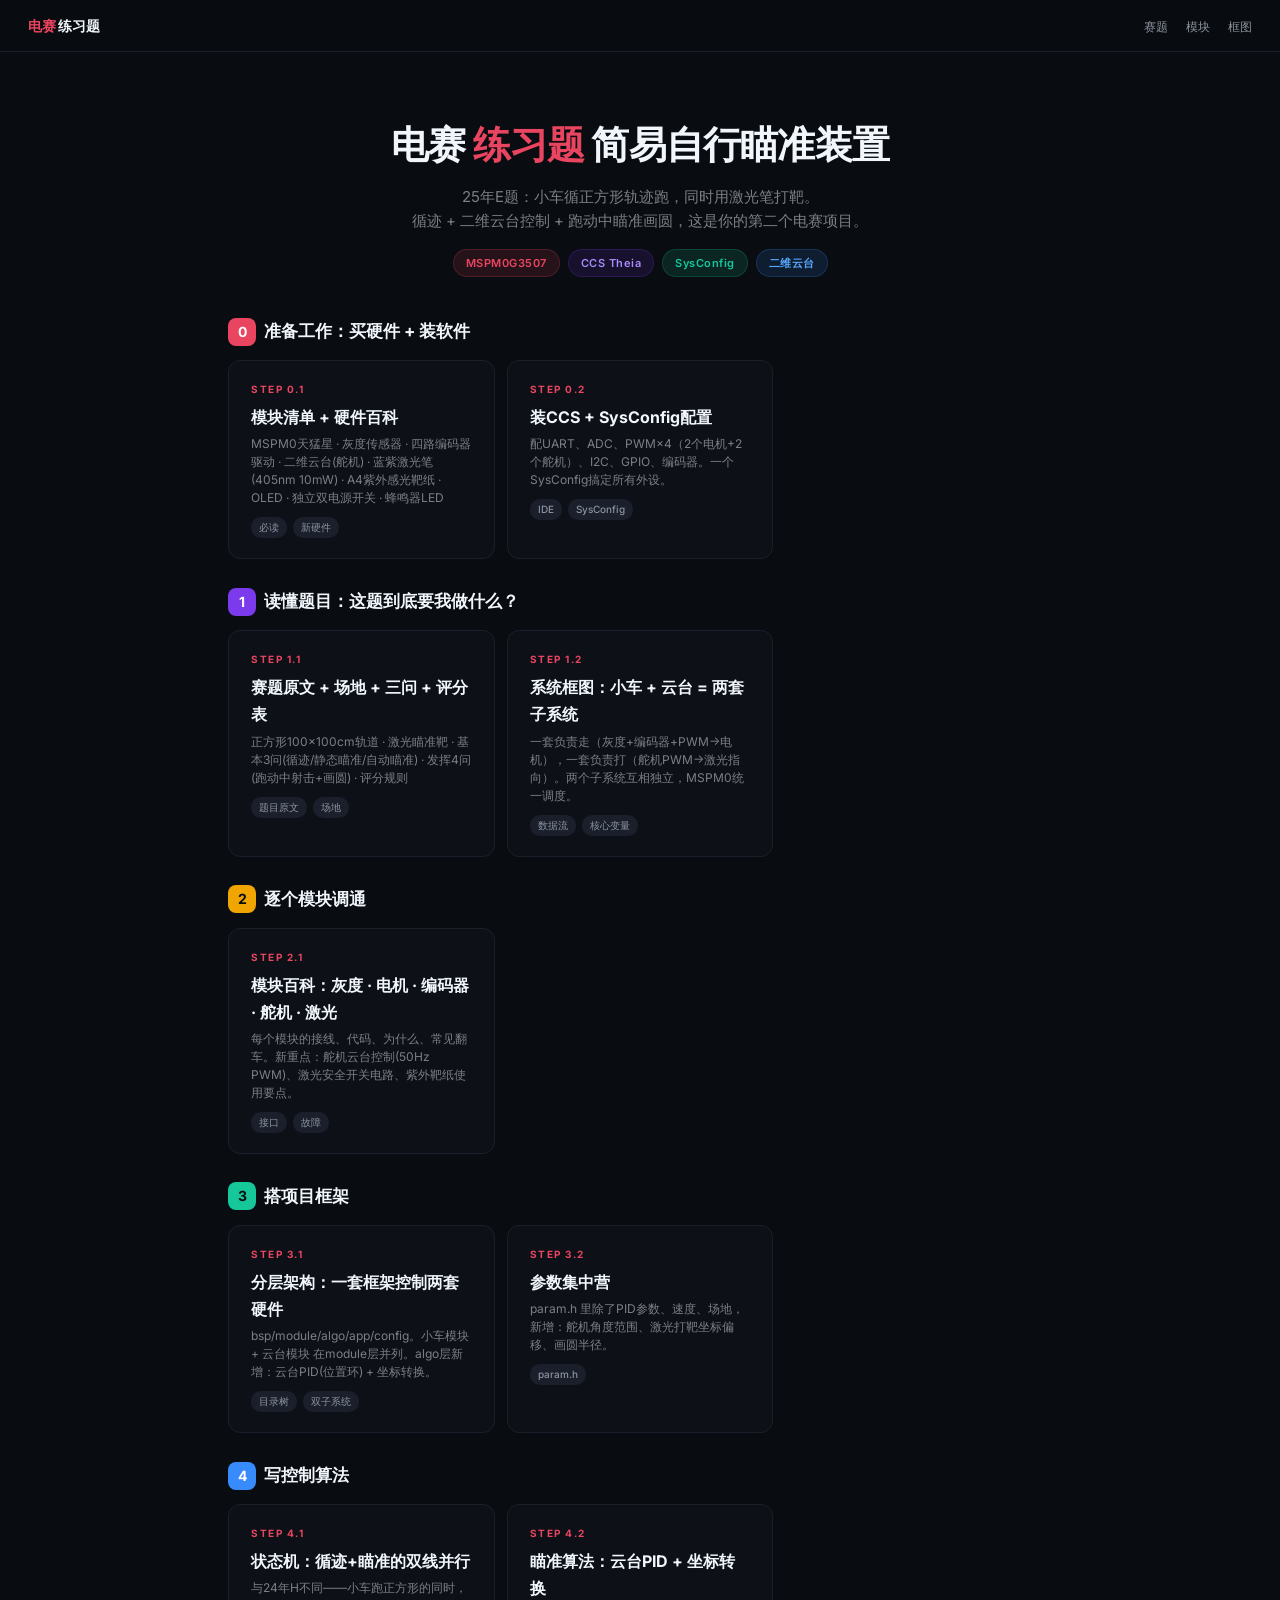
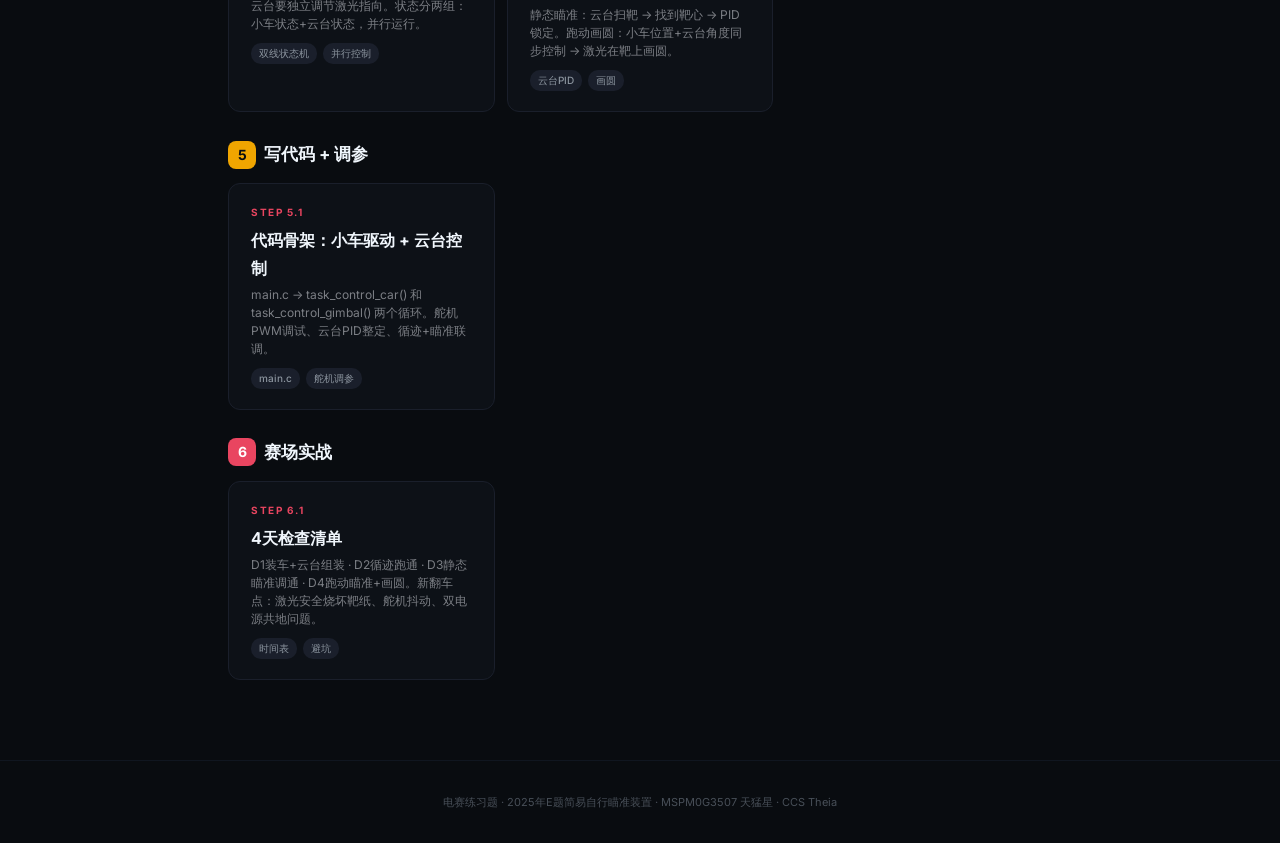
<file: index.html>
<!DOCTYPE html>
<html lang="zh-CN">
<head>
<meta charset="UTF-8"><meta name="viewport" content="width=device-width, initial-scale=1.0">
<title>电赛练习题 · 简易自行瞄准装置 · 从零到完赛</title><link rel="stylesheet" href="style.css">
</head>
<body>
<div class="topbar"><div class="logo"><span>电赛</span> 练习题</div>
<div><a href="track.html">赛题</a><a href="modules.html">模块</a><a href="system.html">框图</a></div></div>
<div class="container">

<div class="hero">
  <h1>电赛 <span>练习题</span> 简易自行瞄准装置</h1>
  <div class="lead">25年E题：小车循正方形轨迹跑，同时用激光笔打靶。<br>循迹 + 二维云台控制 + 跑动中瞄准画圆，这是你的第二个电赛项目。</div>
  <div class="badges">
    <span class="badge badge-red">MSPM0G3507</span><span class="badge badge-purple">CCS Theia</span>
    <span class="badge badge-green">SysConfig</span><span class="badge badge-blue">二维云台</span>
  </div>
</div>

<div class="steps">

<div class="step-group"><h2><span class="icon icon-red">0</span> 准备工作：买硬件 + 装软件</h2>
<div class="cards">
  <a class="card" href="modules.html"><div class="num">Step 0.1</div><div class="title">模块清单 + 硬件百科</div><div class="desc">MSPM0天猛星 · 灰度传感器 · 四路编码器驱动 · 二维云台(舵机) · 蓝紫激光笔(405nm 10mW) · A4紫外感光靶纸 · OLED · 独立双电源开关 · 蜂鸣器LED</div><div class="tag-row"><span class="mini-tag">必读</span><span class="mini-tag">新硬件</span></div></a>
  <a class="card" href="ccs.html"><div class="num">Step 0.2</div><div class="title">装CCS + SysConfig配置</div><div class="desc">配UART、ADC、PWM×4（2个电机+2个舵机）、I2C、GPIO、编码器。一个SysConfig搞定所有外设。</div><div class="tag-row"><span class="mini-tag">IDE</span><span class="mini-tag">SysConfig</span></div></a>
</div></div>

<div class="step-group"><h2><span class="icon icon-purple">1</span> 读懂题目：这题到底要我做什么？</h2>
<div class="cards">
  <a class="card" href="track.html"><div class="num">Step 1.1</div><div class="title">赛题原文 + 场地 + 三问 + 评分表</div><div class="desc">正方形100×100cm轨道 · 激光瞄准靶 · 基本3问(循迹/静态瞄准/自动瞄准) · 发挥4问(跑动中射击+画圆) · 评分规则</div><div class="tag-row"><span class="mini-tag">题目原文</span><span class="mini-tag">场地</span></div></a>
  <a class="card" href="system.html"><div class="num">Step 1.2</div><div class="title">系统框图：小车 + 云台 = 两套子系统</div><div class="desc">一套负责走（灰度+编码器+PWM→电机），一套负责打（舵机PWM→激光指向）。两个子系统互相独立，MSPM0统一调度。</div><div class="tag-row"><span class="mini-tag">数据流</span><span class="mini-tag">核心变量</span></div></a>
</div></div>

<div class="step-group"><h2><span class="icon icon-amber">2</span> 逐个模块调通</h2>
<div class="cards">
  <a class="card" href="modules.html"><div class="num">Step 2.1</div><div class="title">模块百科：灰度 · 电机 · 编码器 · 舵机 · 激光</div><div class="desc">每个模块的接线、代码、为什么、常见翻车。新重点：舵机云台控制(50Hz PWM)、激光安全开关电路、紫外靶纸使用要点。</div><div class="tag-row"><span class="mini-tag">接口</span><span class="mini-tag">故障</span></div></a>
</div></div>

<div class="step-group"><h2><span class="icon icon-green">3</span> 搭项目框架</h2>
<div class="cards">
  <a class="card" href="arch.html"><div class="num">Step 3.1</div><div class="title">分层架构：一套框架控制两套硬件</div><div class="desc">bsp/module/algo/app/config。小车模块 + 云台模块 在module层并列。algo层新增：云台PID(位置环) + 坐标转换。</div><div class="tag-row"><span class="mini-tag">目录树</span><span class="mini-tag">双子系统</span></div></a>
  <a class="card" href="params.html"><div class="num">Step 3.2</div><div class="title">参数集中营</div><div class="desc">param.h 里除了PID参数、速度、场地，新增：舵机角度范围、激光打靶坐标偏移、画圆半径。</div><div class="tag-row"><span class="mini-tag">param.h</span></div></a>
</div></div>

<div class="step-group"><h2><span class="icon icon-blue">4</span> 写控制算法</h2>
<div class="cards">
  <a class="card" href="state.html"><div class="num">Step 4.1</div><div class="title">状态机：循迹+瞄准的双线并行</div><div class="desc">与24年H不同——小车跑正方形的同时，云台要独立调节激光指向。状态分两组：小车状态+云台状态，并行运行。</div><div class="tag-row"><span class="mini-tag">双线状态机</span><span class="mini-tag">并行控制</span></div></a>
  <a class="card" href="aiming.html"><div class="num">Step 4.2</div><div class="title">瞄准算法：云台PID + 坐标转换</div><div class="desc">静态瞄准：云台扫靶 → 找到靶心 → PID锁定。跑动画圆：小车位置+云台角度同步控制 → 激光在靶上画圆。</div><div class="tag-row"><span class="mini-tag">云台PID</span><span class="mini-tag">画圆</span></div></a>
</div></div>

<div class="step-group"><h2><span class="icon icon-amber">5</span> 写代码 + 调参</h2>
<div class="cards">
  <a class="card" href="skeleton.html"><div class="num">Step 5.1</div><div class="title">代码骨架：小车驱动 + 云台控制</div><div class="desc">main.c → task_control_car() 和 task_control_gimbal() 两个循环。舵机PWM调试、云台PID整定、循迹+瞄准联调。</div><div class="tag-row"><span class="mini-tag">main.c</span><span class="mini-tag">舵机调参</span></div></a>
</div></div>

<div class="step-group"><h2><span class="icon icon-red">6</span> 赛场实战</h2>
<div class="cards">
  <a class="card" href="checklist.html"><div class="num">Step 6.1</div><div class="title">4天检查清单</div><div class="desc">D1装车+云台组装 · D2循迹跑通 · D3静态瞄准调通 · D4跑动瞄准+画圆。新翻车点：激光安全烧坏靶纸、舵机抖动、双电源共地问题。</div><div class="tag-row"><span class="mini-tag">时间表</span><span class="mini-tag">避坑</span></div></a>
</div></div>

</div></div>
<footer>电赛练习题 · 2025年E题简易自行瞄准装置 · MSPM0G3507 天猛星 · CCS Theia</footer>
</body>
</html>
</file>
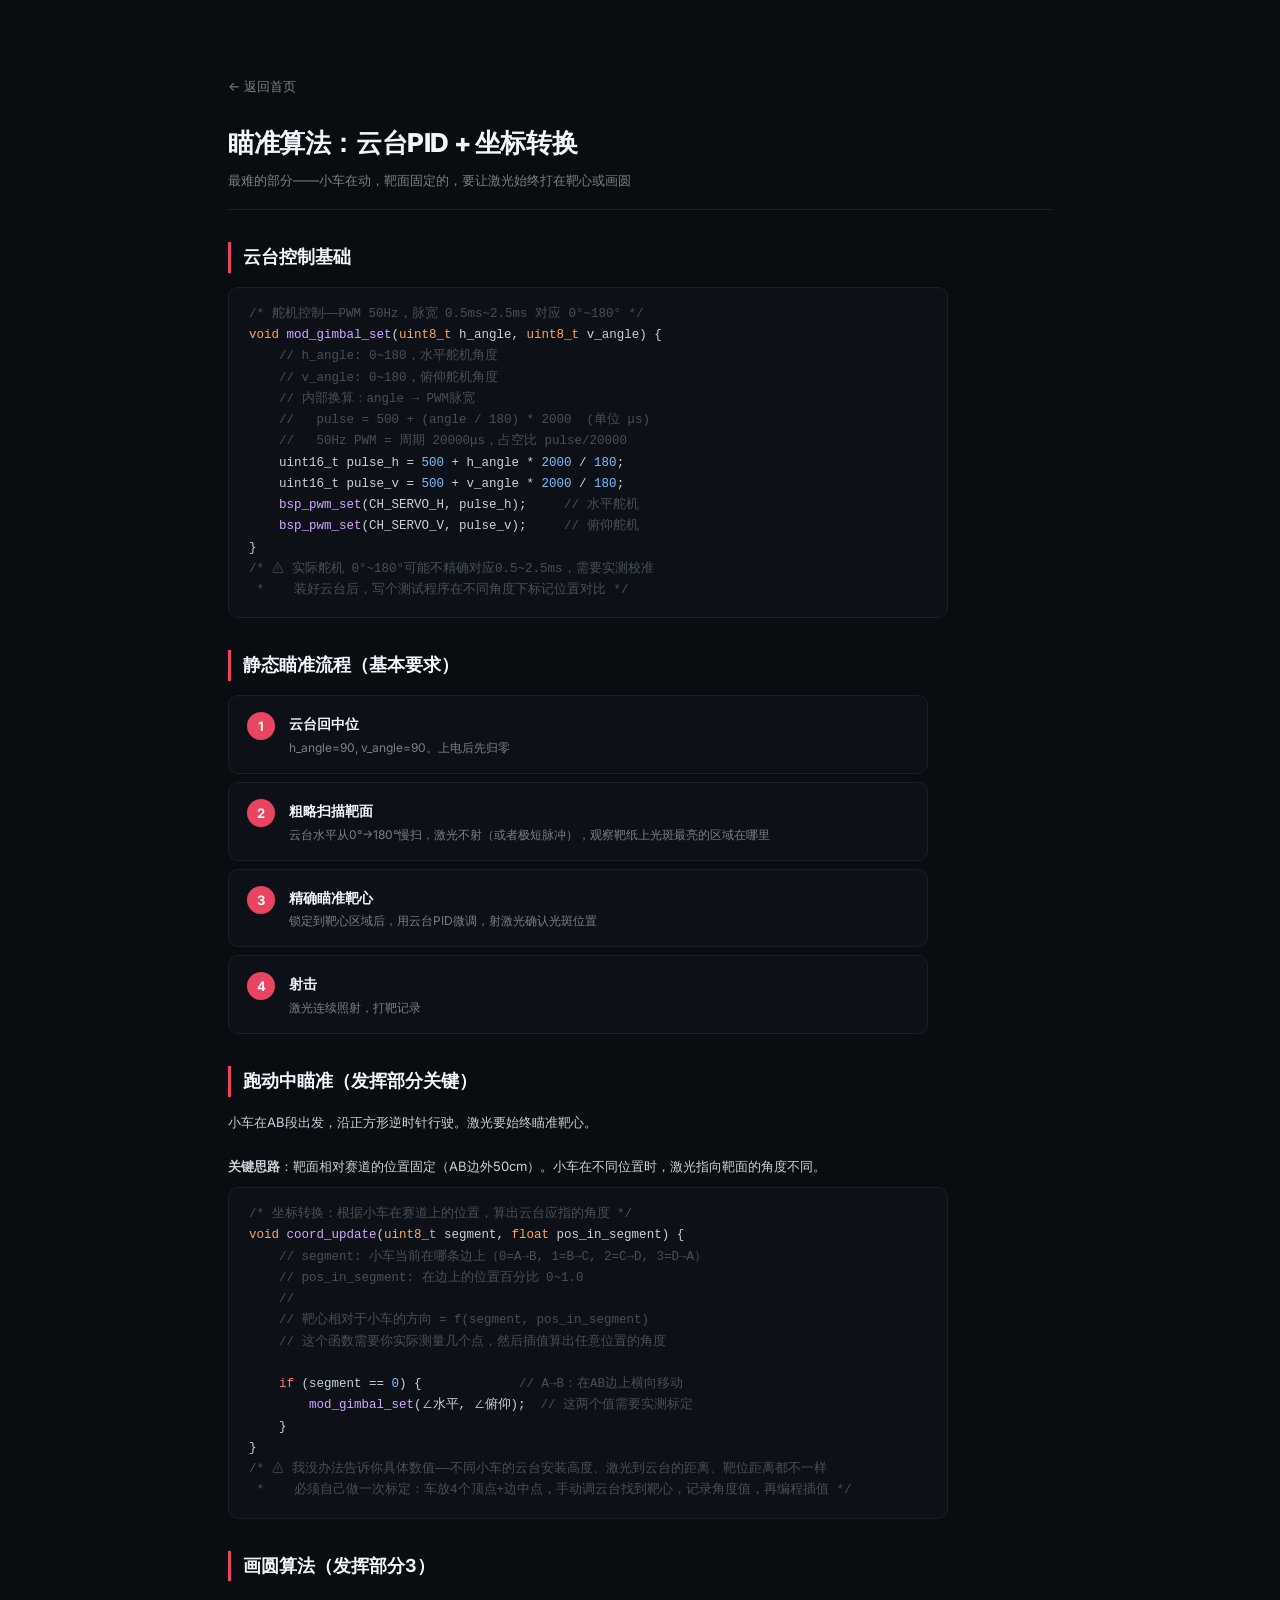
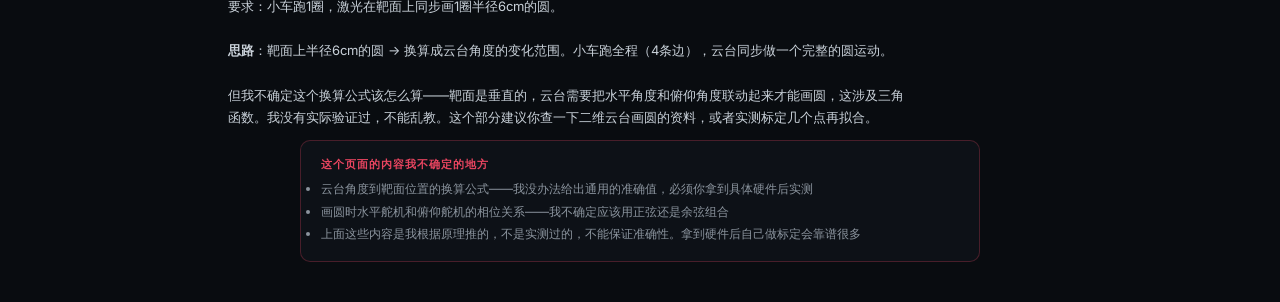
<file: aiming.html>
<!DOCTYPE html>
<html lang="zh-CN">
<head>
<meta charset="UTF-8"><meta name="viewport" content="width=device-width, initial-scale=1.0">
<title>瞄准算法 · 25年E题</title><link rel="stylesheet" href="style.css">
<style>.fail-inline{background:#1a0810;border-left:3px solid #e94560;border-radius:0 8px 8px 0;padding:8px 14px;margin:8px 0;font-size:12px;color:#e94560;max-width:680px}</style>
</head>
<body>
<div class="container">
<a class="back" href="index.html">&larr; 返回首页</a>
<div class="page-head"><h1>瞄准算法：云台PID + 坐标转换</h1><div class="sub">最难的部分——小车在动，靶面固定的，要让激光始终打在靶心或画圆</div></div>

<div class="sec-title">云台控制基础</div>
<div class="code"><span class="cm">/* 舵机控制——PWM 50Hz，脉宽 0.5ms~2.5ms 对应 0°~180° */</span>
<span class="ty">void</span> <span class="fn">mod_gimbal_set</span>(<span class="ty">uint8_t</span> h_angle, <span class="ty">uint8_t</span> v_angle) {
    <span class="cm">// h_angle: 0~180，水平舵机角度
    // v_angle: 0~180，俯仰舵机角度
    // 内部换算：angle → PWM脉宽
    //   pulse = 500 + (angle / 180) * 2000  (单位 μs)
    //   50Hz PWM = 周期 20000μs，占空比 pulse/20000</span>
    uint16_t pulse_h = <span class="num">500</span> + h_angle * <span class="num">2000</span> / <span class="num">180</span>;
    uint16_t pulse_v = <span class="num">500</span> + v_angle * <span class="num">2000</span> / <span class="num">180</span>;
    <span class="fn">bsp_pwm_set</span>(CH_SERVO_H, pulse_h);     <span class="cm">// 水平舵机</span>
    <span class="fn">bsp_pwm_set</span>(CH_SERVO_V, pulse_v);     <span class="cm">// 俯仰舵机</span>
}
<span class="cm">/* ⚠ 实际舵机 0°~180°可能不精确对应0.5~2.5ms，需要实测校准
 *    装好云台后，写个测试程序在不同角度下标记位置对比 */</span></div>

<div class="sec-title">静态瞄准流程（基本要求）</div>
<div class="tstep">
  <div class="tsn">1</div><div class="tsb"><div class="tst">云台回中位</div><div class="tsd">h_angle=90, v_angle=90。上电后先归零</div></div>
</div>
<div class="tstep">
  <div class="tsn">2</div><div class="tsb"><div class="tst">粗略扫描靶面</div><div class="tsd">云台水平从0°→180°慢扫，激光不射（或者极短脉冲），观察靶纸上光斑最亮的区域在哪里</div></div>
</div>
<div class="tstep">
  <div class="tsn">3</div><div class="tsb"><div class="tst">精确瞄准靶心</div><div class="tsd">锁定到靶心区域后，用云台PID微调，射激光确认光斑位置</div></div>
</div>
<div class="tstep">
  <div class="tsn">4</div><div class="tsb"><div class="tst">射击</div><div class="tsd">激光连续照射，打靶记录</div></div>
</div>

<div class="sec-title">跑动中瞄准（发挥部分关键）</div>
<p style="max-width:680px;font-size:13px;color:#c9d1d9;line-height:1.7;">
小车在AB段出发，沿正方形逆时针行驶。激光要始终瞄准靶心。<br><br>
<b>关键思路</b>：靶面相对赛道的位置固定（AB边外50cm）。小车在不同位置时，激光指向靶面的角度不同。
</p>

<div class="code"><span class="cm">/* 坐标转换：根据小车在赛道上的位置，算出云台应指的角度 */</span>
<span class="ty">void</span> <span class="fn">coord_update</span>(<span class="ty">uint8_t</span> segment, <span class="ty">float</span> pos_in_segment) {
    <span class="cm">// segment: 小车当前在哪条边上（0=A→B, 1=B→C, 2=C→D, 3=D→A）
    // pos_in_segment: 在边上的位置百分比 0~1.0
    //
    // 靶心相对于小车的方向 = f(segment, pos_in_segment)
    // 这个函数需要你实际测量几个点，然后插值算出任意位置的角度</span>

    <span class="kw">if</span> (segment == <span class="num">0</span>) {             <span class="cm">// A→B：在AB边上横向移动</span>
        <span class="fn">mod_gimbal_set</span>(∠水平, ∠俯仰);  <span class="cm">// 这两个值需要实测标定</span>
    }
}
<span class="cm">/* ⚠ 我没办法告诉你具体数值——不同小车的云台安装高度、激光到云台的距离、靶位距离都不一样
 *    必须自己做一次标定：车放4个顶点+边中点，手动调云台找到靶心，记录角度值，再编程插值 */</span></div>

<div class="sec-title">画圆算法（发挥部分3）</div>
<p style="max-width:680px;font-size:13px;color:#c9d1d9;line-height:1.7;">
要求：小车跑1圈，激光在靶面上同步画1圈半径6cm的圆。<br><br>
<b>思路</b>：靶面上半径6cm的圆 → 换算成云台角度的变化范围。小车跑全程（4条边），云台同步做一个完整的圆运动。<br><br>
但我不确定这个换算公式该怎么算——靶面是垂直的，云台需要把水平角度和俯仰角度联动起来才能画圆，这涉及三角函数。我没有实际验证过，不能乱教。这个部分建议你查一下二维云台画圆的资料，或者实测标定几个点再拟合。
</p>

<div class="call" style="border-color:#e9456044;">
  <div class="cttl" style="color:#e94560;">这个页面的内容我不确定的地方</div>
  <ul>
    <li>云台角度到靶面位置的换算公式——我没办法给出通用的准确值，必须你拿到具体硬件后实测</li>
    <li>画圆时水平舵机和俯仰舵机的相位关系——我不确定应该用正弦还是余弦组合</li>
    <li>上面这些内容是我根据原理推的，不是实测过的，不能保证准确性。拿到硬件后自己做标定会靠谱很多</li>
  </ul>
</div>

</div></body></html>
</file>
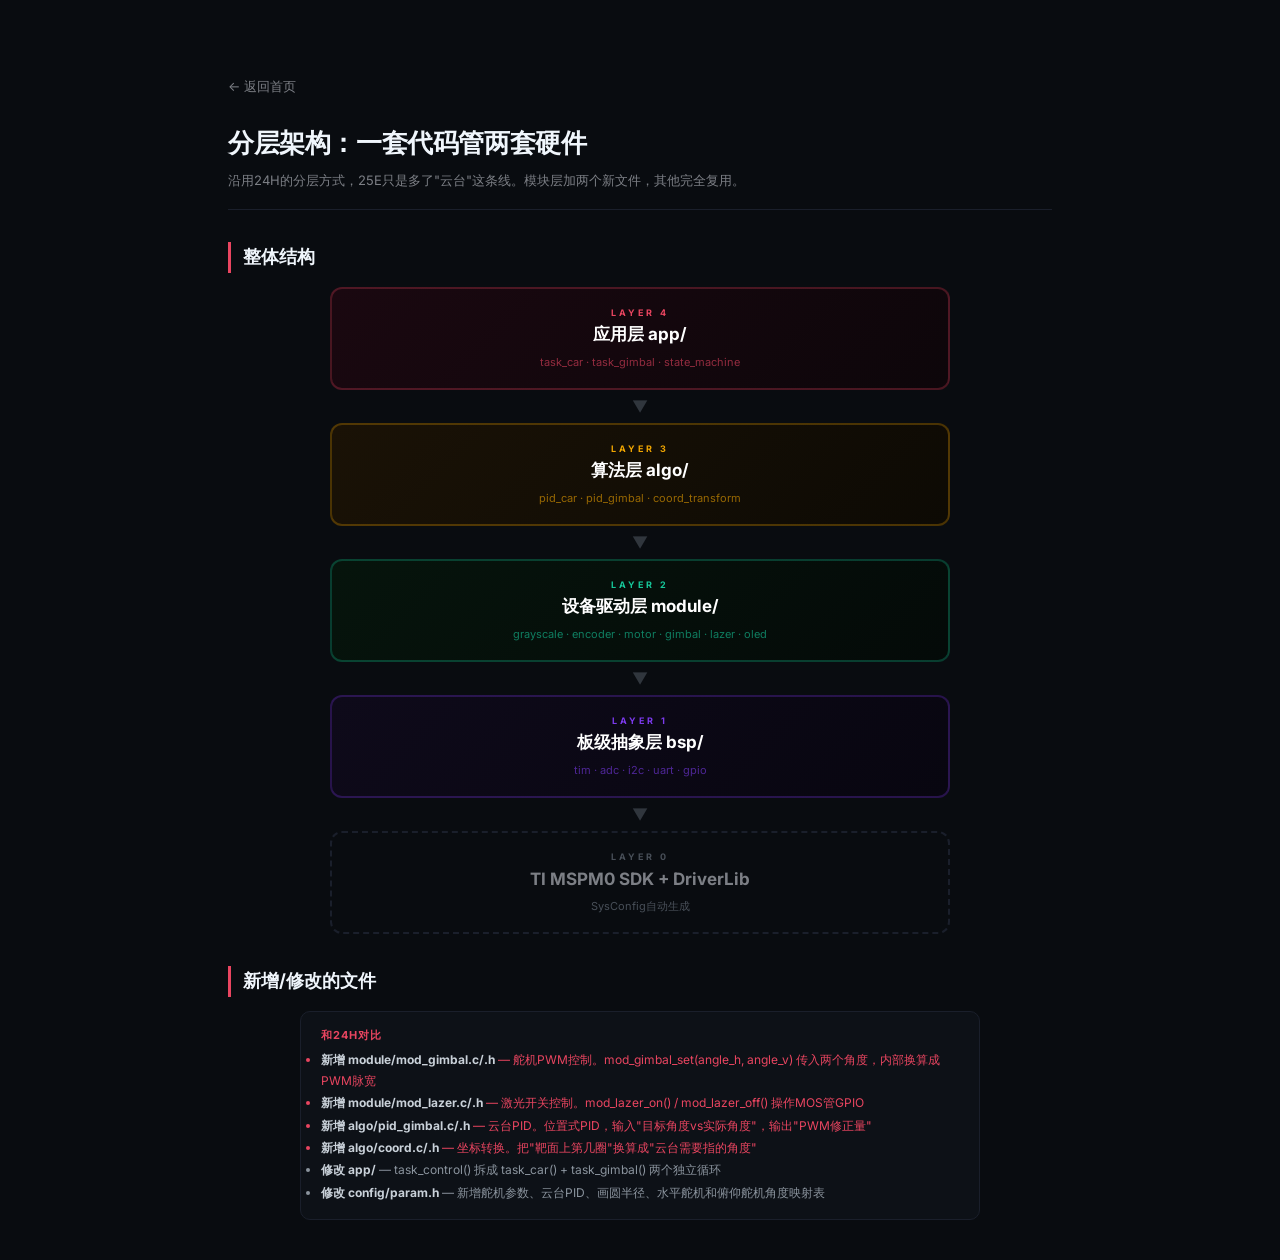
<file: arch.html>
<!DOCTYPE html>
<html lang="zh-CN">
<head>
<meta charset="UTF-8"><meta name="viewport" content="width=device-width, initial-scale=1.0">
<title>分层架构 · 25年E题</title><link rel="stylesheet" href="style.css">
</head>
<body>
<div class="container">
<a class="back" href="index.html">&larr; 返回首页</a>
<div class="page-head"><h1>分层架构：一套代码管两套硬件</h1><div class="sub">沿用24H的分层方式，25E只是多了"云台"这条线。模块层加两个新文件，其他完全复用。</div></div>

<div class="sec-title">整体结构</div>
<div class="layers" style="display:flex;flex-direction:column;gap:0;align-items:center;max-width:620px;margin:0 auto">
  <div class="lcard l4" style="background:linear-gradient(135deg,#1a0810,#0d060a);border:2px solid #e9456044;border-radius:12px;padding:16px 24px;text-align:center;width:100%">
    <div class="ltag" style="font-size:9px;letter-spacing:3px;color:#e94560;text-transform:uppercase;font-weight:700">Layer 4</div>
    <div class="lname" style="font-size:17px;font-weight:700;color:#fff">应用层 app/</div>
    <div class="lfiles" style="font-size:11px;color:#e9456099;margin-top:4px">task_car · task_gimbal · state_machine</div>
  </div>
  <div class="larr" style="text-align:center;color:#30363d;font-size:16px;padding:3px 0">▼</div>
  <div class="lcard l3" style="background:linear-gradient(135deg,#1a1206,#0d0a04);border:2px solid #f0a50044;border-radius:12px;padding:16px 24px;text-align:center;width:100%">
    <div class="ltag" style="font-size:9px;letter-spacing:3px;color:#f0a500;text-transform:uppercase;font-weight:700">Layer 3</div>
    <div class="lname" style="font-size:17px;font-weight:700;color:#fff">算法层 algo/</div>
    <div class="lfiles" style="font-size:11px;color:#f0a50099;margin-top:4px">pid_car · pid_gimbal · coord_transform</div>
  </div>
  <div class="larr" style="text-align:center;color:#30363d;font-size:16px;padding:3px 0">▼</div>
  <div class="lcard l2" style="background:linear-gradient(135deg,#06140c,#040a08);border:2px solid #16c79a44;border-radius:12px;padding:16px 24px;text-align:center;width:100%">
    <div class="ltag" style="font-size:9px;letter-spacing:3px;color:#16c79a;text-transform:uppercase;font-weight:700">Layer 2</div>
    <div class="lname" style="font-size:17px;font-weight:700;color:#fff">设备驱动层 module/</div>
    <div class="lfiles" style="font-size:11px;color:#16c79a99;margin-top:4px">grayscale · encoder · motor · gimbal · lazer · oled</div>
  </div>
  <div class="larr" style="text-align:center;color:#30363d;font-size:16px;padding:3px 0">▼</div>
  <div class="lcard l1" style="background:linear-gradient(135deg,#0e0a1a,#080610);border:2px solid #7c3aed44;border-radius:12px;padding:16px 24px;text-align:center;width:100%">
    <div class="ltag" style="font-size:9px;letter-spacing:3px;color:#7c3aed;text-transform:uppercase;font-weight:700">Layer 1</div>
    <div class="lname" style="font-size:17px;font-weight:700;color:#fff">板级抽象层 bsp/</div>
    <div class="lfiles" style="font-size:11px;color:#7c3aed99;margin-top:4px">tim · adc · i2c · uart · gpio</div>
  </div>
  <div class="larr" style="text-align:center;color:#30363d;font-size:16px;padding:3px 0">▼</div>
  <div class="lcard l0" style="background:#090c10;border:2px dashed #1a1f2b;border-radius:12px;padding:16px 24px;text-align:center;width:100%">
    <div class="ltag" style="font-size:9px;letter-spacing:3px;color:#484f58;text-transform:uppercase;font-weight:700">Layer 0</div>
    <div class="lname" style="font-size:17px;font-weight:700;color:#7c7f85">TI MSPM0 SDK + DriverLib</div>
    <div class="lfiles" style="font-size:11px;color:#484f58;margin-top:4px">SysConfig自动生成</div>
  </div>
</div>

<div class="sec-title">新增/修改的文件</div>
<div class="call">
  <div class="cttl">和24H对比</div>
  <ul>
    <li style="color:#e94560;"><b>新增 module/mod_gimbal.c/.h</b> — 舵机PWM控制。mod_gimbal_set(angle_h, angle_v) 传入两个角度，内部换算成PWM脉宽</li>
    <li style="color:#e94560;"><b>新增 module/mod_lazer.c/.h</b> — 激光开关控制。mod_lazer_on() / mod_lazer_off() 操作MOS管GPIO</li>
    <li style="color:#e94560;"><b>新增 algo/pid_gimbal.c/.h</b> — 云台PID。位置式PID，输入"目标角度vs实际角度"，输出"PWM修正量"</li>
    <li style="color:#e94560;"><b>新增 algo/coord.c/.h</b> — 坐标转换。把"靶面上第几圈"换算成"云台需要指的角度"</li>
    <li><b>修改 app/</b> — task_control() 拆成 task_car() + task_gimbal() 两个独立循环</li>
    <li><b>修改 config/param.h</b> — 新增舵机参数、云台PID、画圆半径、水平舵机和俯仰舵机角度映射表</li>
  </ul>
</div>

</div></body></html>
</file>
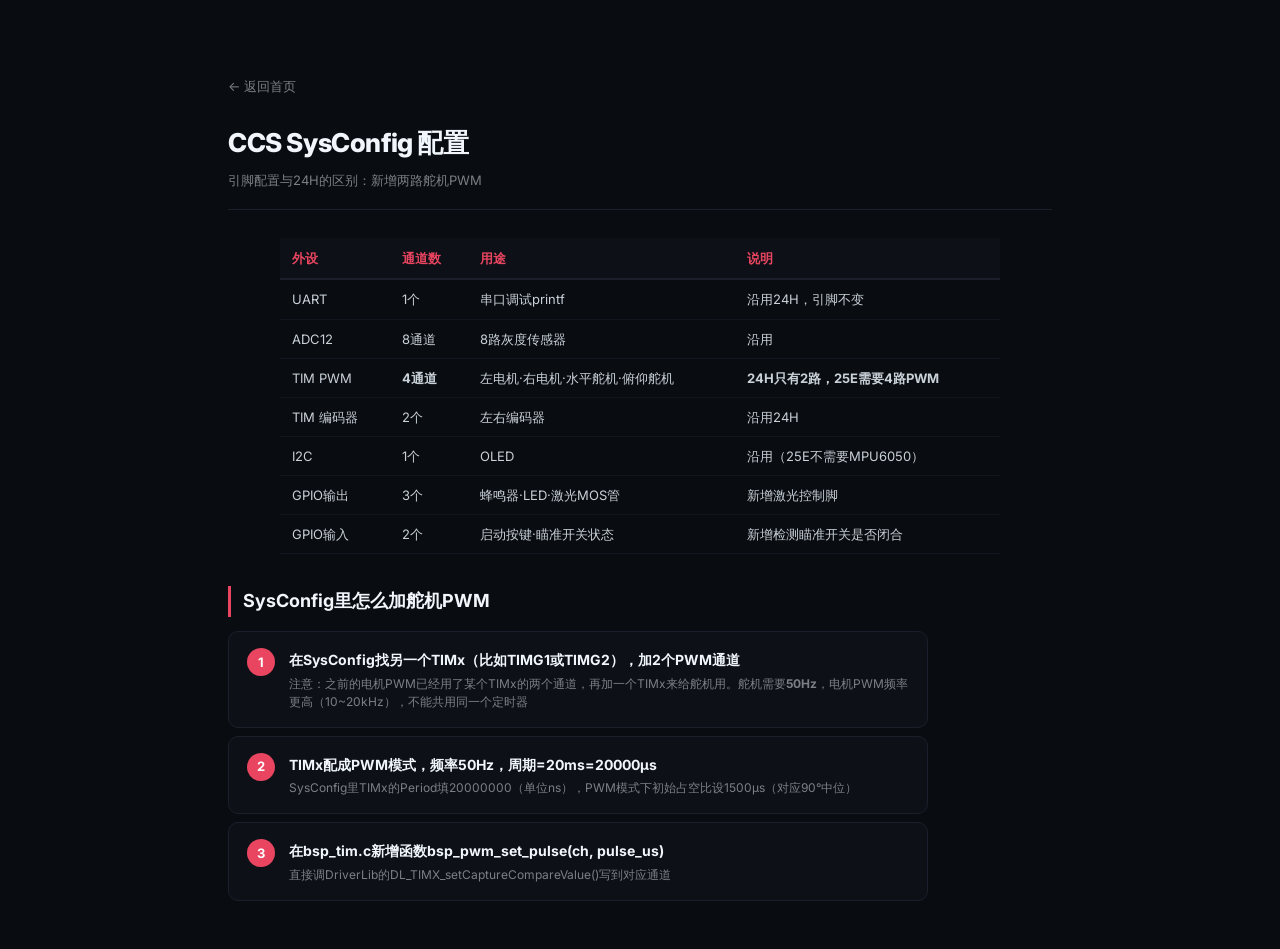
<file: ccs.html>
<!DOCTYPE html>
<html lang="zh-CN">
<head>
<meta charset="UTF-8"><meta name="viewport" content="width=device-width, initial-scale=1.0">
<title>CCS配置 · 25年E题</title><link rel="stylesheet" href="style.css">
</head>
<body>
<div class="container">
<a class="back" href="index.html">&larr; 返回首页</a>
<div class="page-head"><h1>CCS SysConfig 配置</h1><div class="sub">引脚配置与24H的区别：新增两路舵机PWM</div></div>

<table class="tbl">
<tr><th>外设</th><th>通道数</th><th>用途</th><th>说明</th></tr>
<tr><td>UART</td><td>1个</td><td>串口调试printf</td><td>沿用24H，引脚不变</td></tr>
<tr><td>ADC12</td><td>8通道</td><td>8路灰度传感器</td><td>沿用</td></tr>
<tr><td>TIM PWM</td><td><b>4通道</b></td><td>左电机·右电机·水平舵机·俯仰舵机</td><td><b>24H只有2路，25E需要4路PWM</b></td></tr>
<tr><td>TIM 编码器</td><td>2个</td><td>左右编码器</td><td>沿用24H</td></tr>
<tr><td>I2C</td><td>1个</td><td>OLED</td><td>沿用（25E不需要MPU6050）</td></tr>
<tr><td>GPIO输出</td><td>3个</td><td>蜂鸣器·LED·激光MOS管</td><td>新增激光控制脚</td></tr>
<tr><td>GPIO输入</td><td>2个</td><td>启动按键·瞄准开关状态</td><td>新增检测瞄准开关是否闭合</td></tr>
</table>

<div class="sec-title">SysConfig里怎么加舵机PWM</div>
<div class="tstep">
  <div class="tsn">1</div><div class="tsb"><div class="tst">在SysConfig找另一个TIMx（比如TIMG1或TIMG2），加2个PWM通道</div><div class="tsd">注意：之前的电机PWM已经用了某个TIMx的两个通道，再加一个TIMx来给舵机用。舵机需要<b>50Hz</b>，电机PWM频率更高（10~20kHz），不能共用同一个定时器</div></div>
</div>
<div class="tstep">
  <div class="tsn">2</div><div class="tsb"><div class="tst">TIMx配成PWM模式，频率50Hz，周期=20ms=20000μs</div><div class="tsd">SysConfig里TIMx的Period填20000000（单位ns），PWM模式下初始占空比设1500μs（对应90°中位）</div></div>
</div>
<div class="tstep">
  <div class="tsn">3</div><div class="tsb"><div class="tst">在bsp_tim.c新增函数bsp_pwm_set_pulse(ch, pulse_us)</div><div class="tsd">直接调DriverLib的DL_TIMX_setCaptureCompareValue()写到对应通道</div></div>
</div>

</div></body></html>
</file>
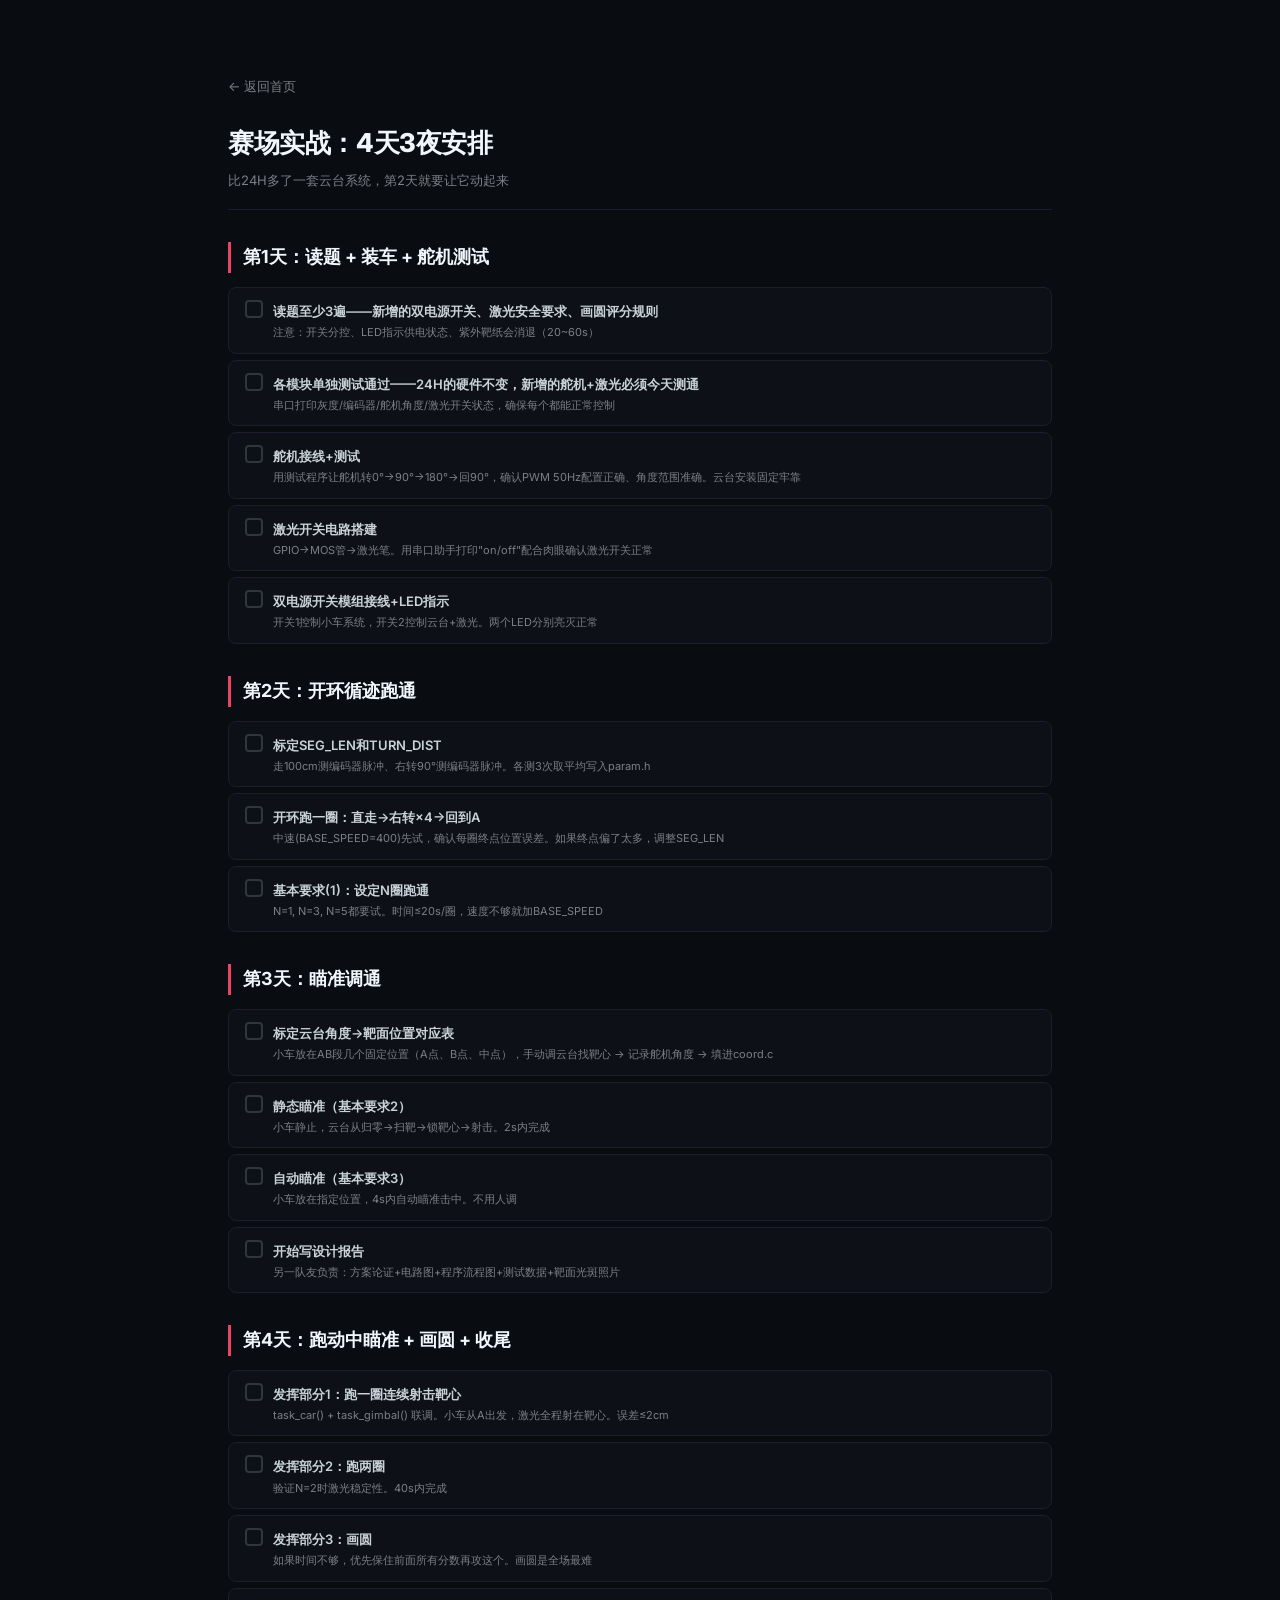
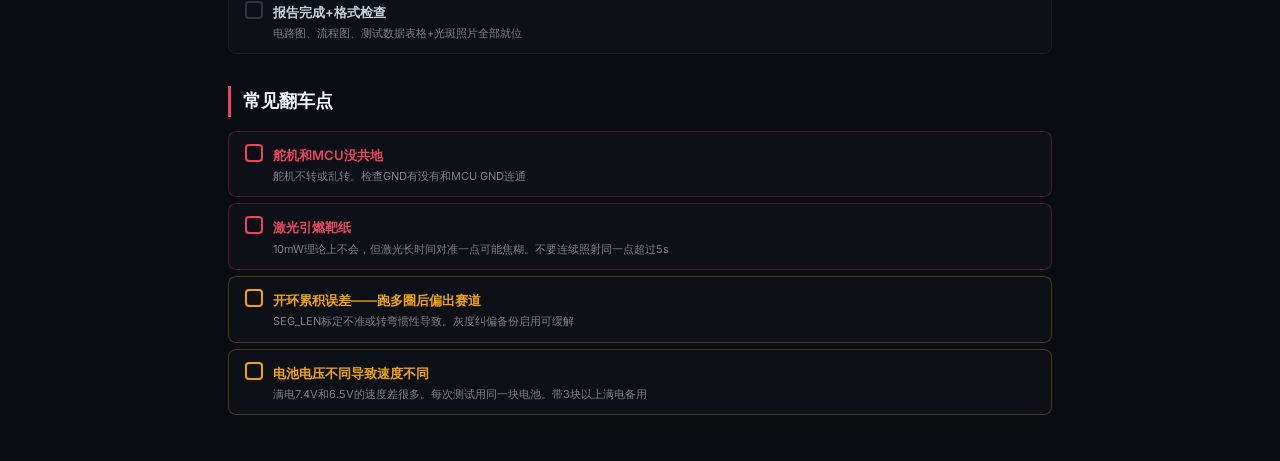
<file: checklist.html>
<!DOCTYPE html>
<html lang="zh-CN">
<head>
<meta charset="UTF-8"><meta name="viewport" content="width=device-width, initial-scale=1.0">
<title>赛场实战 · 25年E题</title><link rel="stylesheet" href="style.css">
</head>
<body>
<div class="container">
<a class="back" href="index.html">&larr; 返回首页</a>
<div class="page-head"><h1>赛场实战：4天3夜安排</h1><div class="sub">比24H多了一套云台系统，第2天就要让它动起来</div></div>

<div class="sec-title">第1天：读题 + 装车 + 舵机测试</div>
<div class="chk">
  <div class="item"><div class="box"></div><div><div class="txt">读题至少3遍——新增的双电源开关、激光安全要求、画圆评分规则</div><div class="det">注意：开关分控、LED指示供电状态、紫外靶纸会消退（20~60s）</div></div></div>
  <div class="item"><div class="box"></div><div><div class="txt">各模块单独测试通过——24H的硬件不变，新增的舵机+激光必须今天测通</div><div class="det">串口打印灰度/编码器/舵机角度/激光开关状态，确保每个都能正常控制</div></div></div>
  <div class="item"><div class="box"></div><div><div class="txt">舵机接线+测试</div><div class="det">用测试程序让舵机转0°→90°→180°→回90°，确认PWM 50Hz配置正确、角度范围准确。云台安装固定牢靠</div></div></div>
  <div class="item"><div class="box"></div><div><div class="txt">激光开关电路搭建</div><div class="det">GPIO→MOS管→激光笔。用串口助手打印"on/off"配合肉眼确认激光开关正常</div></div></div>
  <div class="item"><div class="box"></div><div><div class="txt">双电源开关模组接线+LED指示</div><div class="det">开关1控制小车系统，开关2控制云台+激光。两个LED分别亮灭正常</div></div></div>
</div>

<div class="sec-title">第2天：开环循迹跑通</div>
<div class="chk">
  <div class="item"><div class="box"></div><div><div class="txt">标定SEG_LEN和TURN_DIST</div><div class="det">走100cm测编码器脉冲、右转90°测编码器脉冲。各测3次取平均写入param.h</div></div></div>
  <div class="item"><div class="box"></div><div><div class="txt">开环跑一圈：直走→右转×4→回到A</div><div class="det">中速(BASE_SPEED=400)先试，确认每圈终点位置误差。如果终点偏了太多，调整SEG_LEN</div></div></div>
  <div class="item"><div class="box"></div><div><div class="txt">基本要求(1)：设定N圈跑通</div><div class="det">N=1, N=3, N=5都要试。时间≤20s/圈，速度不够就加BASE_SPEED</div></div></div>
</div>

<div class="sec-title">第3天：瞄准调通</div>
<div class="chk">
  <div class="item"><div class="box"></div><div><div class="txt">标定云台角度→靶面位置对应表</div><div class="det">小车放在AB段几个固定位置（A点、B点、中点），手动调云台找靶心 → 记录舵机角度 → 填进coord.c</div></div></div>
  <div class="item"><div class="box"></div><div><div class="txt">静态瞄准（基本要求2）</div><div class="det">小车静止，云台从归零→扫靶→锁靶心→射击。2s内完成</div></div></div>
  <div class="item"><div class="box"></div><div><div class="txt">自动瞄准（基本要求3）</div><div class="det">小车放在指定位置，4s内自动瞄准击中。不用人调</div></div></div>
  <div class="item"><div class="box"></div><div><div class="txt">开始写设计报告</div><div class="det">另一队友负责：方案论证+电路图+程序流程图+测试数据+靶面光斑照片</div></div></div>
</div>

<div class="sec-title">第4天：跑动中瞄准 + 画圆 + 收尾</div>
<div class="chk">
  <div class="item"><div class="box"></div><div><div class="txt">发挥部分1：跑一圈连续射击靶心</div><div class="det">task_car() + task_gimbal() 联调。小车从A出发，激光全程射在靶心。误差≤2cm</div></div></div>
  <div class="item"><div class="box"></div><div><div class="txt">发挥部分2：跑两圈</div><div class="det">验证N=2时激光稳定性。40s内完成</div></div></div>
  <div class="item"><div class="box"></div><div><div class="txt">发挥部分3：画圆</div><div class="det">如果时间不够，优先保住前面所有分数再攻这个。画圆是全场最难</div></div></div>
  <div class="item"><div class="box"></div><div><div class="txt">报告完成+格式检查</div><div class="det">电路图、流程图、测试数据表格+光斑照片全部就位</div></div></div>
</div>

<div class="sec-title">常见翻车点</div>
<div class="chk">
  <div class="item" style="border-color:#e9456044"><div class="box" style="border-color:#e94560"></div>
    <div><div class="txt" style="color:#e94560">舵机和MCU没共地</div><div class="det">舵机不转或乱转。检查GND有没有和MCU GND连通</div></div></div>
  <div class="item" style="border-color:#e9456044"><div class="box" style="border-color:#e94560"></div>
    <div><div class="txt" style="color:#e94560">激光引燃靶纸</div><div class="det">10mW理论上不会，但激光长时间对准一点可能焦糊。不要连续照射同一点超过5s</div></div></div>
  <div class="item" style="border-color:#f0a50044"><div class="box" style="border-color:#f0a500"></div>
    <div><div class="txt" style="color:#f0a500">开环累积误差——跑多圈后偏出赛道</div><div class="det">SEG_LEN标定不准或转弯惯性导致。灰度纠偏备份启用可缓解</div></div></div>
  <div class="item" style="border-color:#f0a50044"><div class="box" style="border-color:#f0a500"></div>
    <div><div class="txt" style="color:#f0a500">电池电压不同导致速度不同</div><div class="det">满电7.4V和6.5V的速度差很多。每次测试用同一块电池。带3块以上满电备用</div></div></div>
</div>

</div></body></html>
</file>
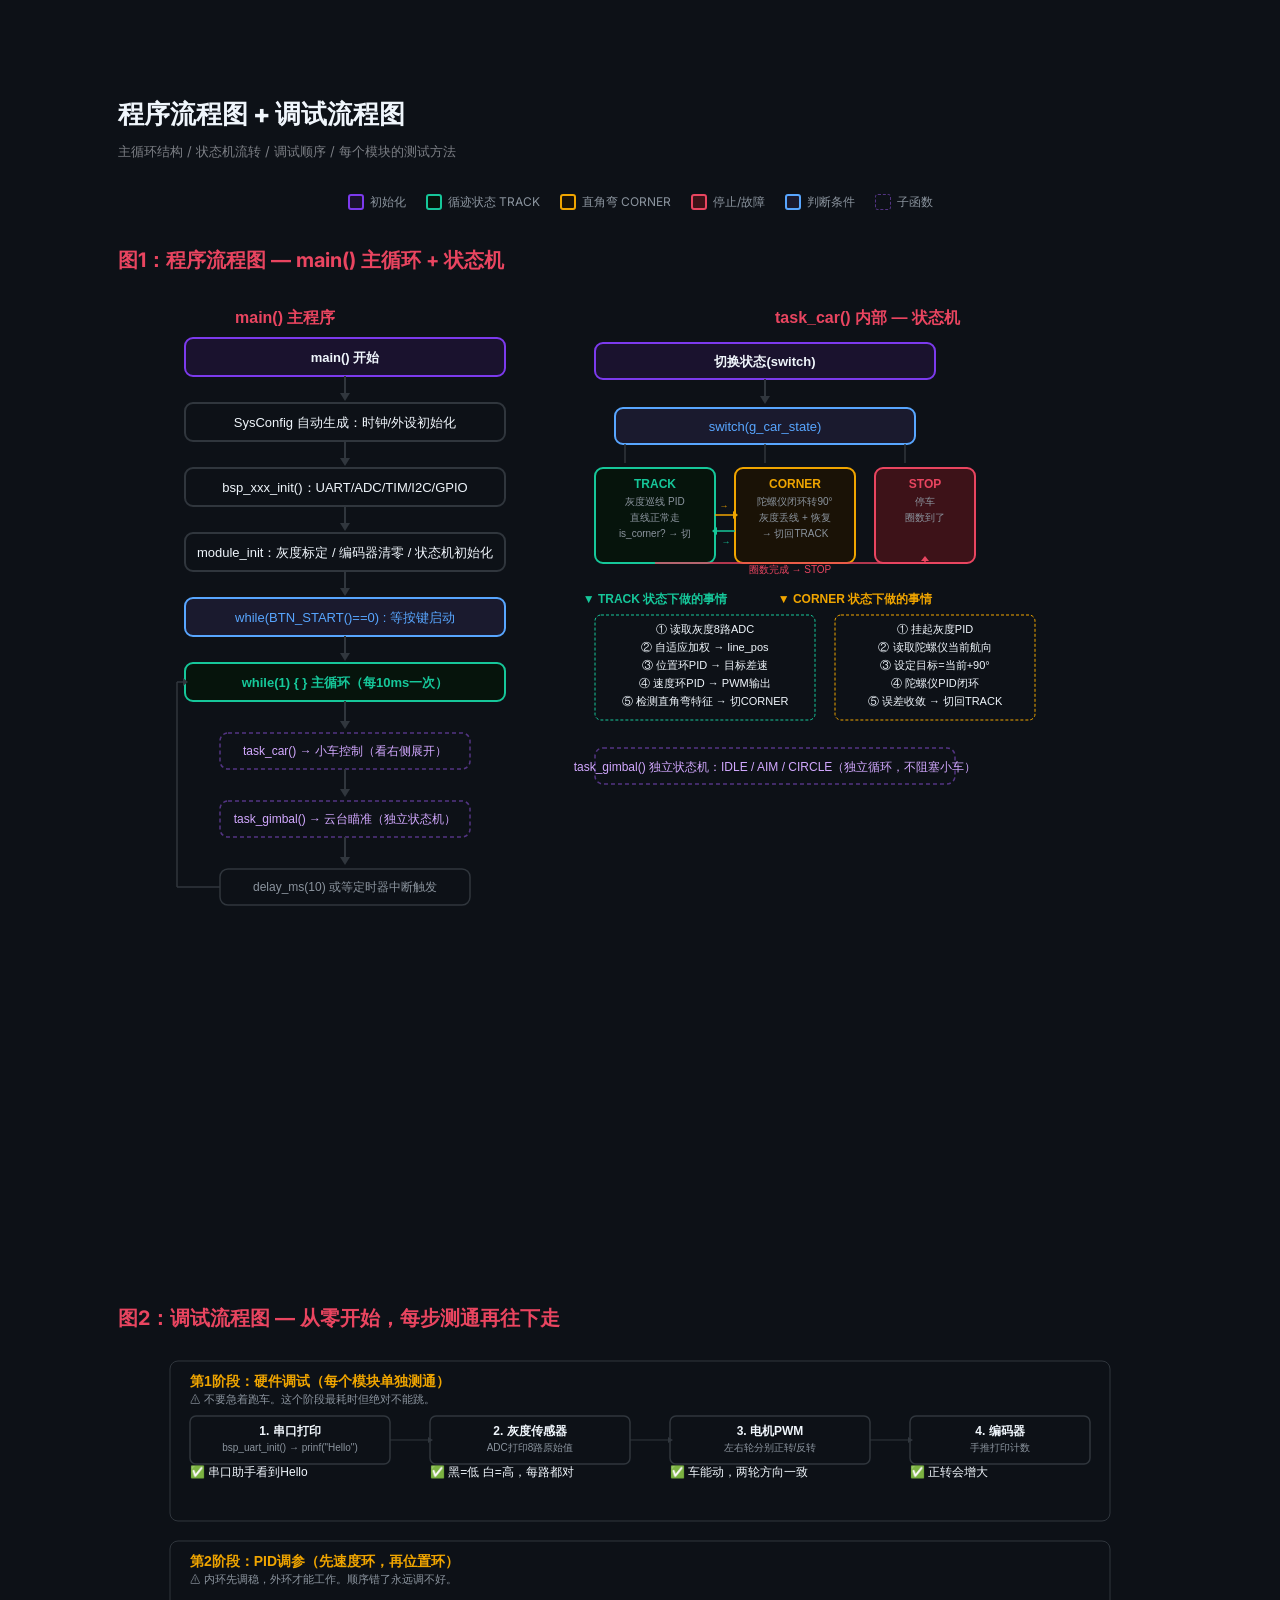
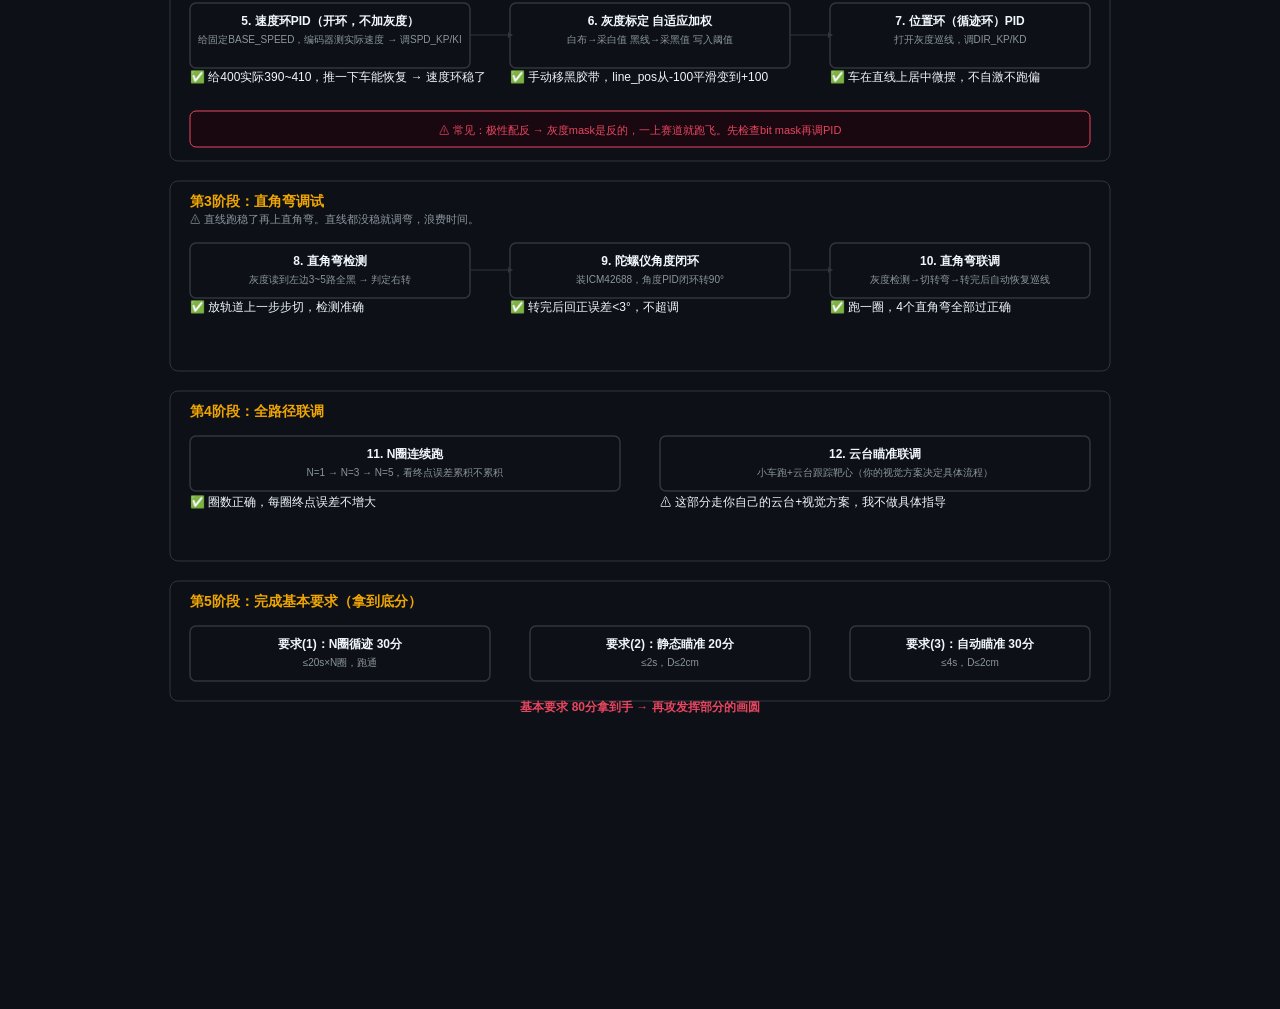
<file: debug-flow.html>
<!DOCTYPE html>
<html lang="zh-CN">
<head>
<meta charset="UTF-8"><meta name="viewport" content="width=device-width, initial-scale=1.0">
<title>程序流程图 · 调试流程图 · 25E</title>
<link rel="stylesheet" href="style.css">
<style>
body{background:#0d1117;color:#c9d1d9;font-family:'Inter','Microsoft YaHei',sans-serif;padding:20px}
.container{max-width:1100px;margin:0 auto}
h1{font-size:26px;font-weight:800;color:#f0f6fc;margin-bottom:4px}
.sub{font-size:13px;color:#7c7f85;margin-bottom:30px}
svg{background:#0d1117;border-radius:12px;padding:20px;margin-bottom:40px;width:100%;height:auto}

.legend{display:flex;gap:20px;flex-wrap:wrap;margin-bottom:30px;font-size:12px;color:#8b949e;justify-content:center}
.legend span{display:flex;align-items:center;gap:6px}
.legend .rect{width:16px;height:16px;border-radius:3px;display:inline-block}
.rect-init{background:#1a122e;border:2px solid #7c3aed}
.rect-track{background:#06140c;border:2px solid #16c79a}
.rect-corner{background:#1a1206;border:2px solid #f0a500}
.rect-stop{background:#3d1218;border:2px solid #e94560}
.rect-decision{background:#1a1a2e;border:2px solid #58a6ff}
.rect-proc{background:#0d1117;border:2px solid #30363d}
.rect-sub{background:#0d1117;border:1px dashed #533483}
</style>
</head>
<body>
<div class="container">

<h1>程序流程图 + 调试流程图</h1>
<div class="sub">主循环结构 / 状态机流转 / 调试顺序 / 每个模块的测试方法</div>

<div class="legend">
  <span><span class="rect rect-init"></span> 初始化</span>
  <span><span class="rect rect-track"></span> 循迹状态 TRACK</span>
  <span><span class="rect rect-corner"></span> 直角弯 CORNER</span>
  <span><span class="rect rect-stop"></span> 停止/故障</span>
  <span><span class="rect rect-decision"></span> 判断条件</span>
  <span><span class="rect rect-sub"></span> 子函数</span>
</div>

<!-- ================================================================ -->
<!-- 图1：程序流程图 -->
<!-- ================================================================ -->
<h2 style="color:#e94560;font-size:20px;margin-bottom:16px;">图1：程序流程图 — main() 主循环 + 状态机</h2>

<svg viewBox="0 0 970 920" xmlns="http://www.w3.org/2000/svg" style="max-height:920px;background:transparent;padding:0;border-radius:0">

  <!-- ===== 左侧：main()主循环 ===== -->
  <text x="80" y="30" fill="#e94560" font-size="16" font-weight="700" font-family="sans-serif">main() 主程序</text>

  <!-- main 开始 -->
  <rect x="30" y="45" width="320" height="38" rx="8" fill="#1a122e" stroke="#7c3aed" stroke-width="2"/>
  <text x="190" y="69" fill="#f0f6fc" font-size="13" font-weight="600" text-anchor="middle" font-family="sans-serif">main() 开始</text>

  <line x1="190" y1="83" x2="190" y2="100" stroke="#30363d" stroke-width="2"/>
  <polygon points="185,100 195,100 190,108" fill="#30363d"/>

  <!-- SysConfig 自动生成初始化 -->
  <rect x="30" y="110" width="320" height="38" rx="8" fill="#0d1117" stroke="#30363d" stroke-width="2"/>
  <text x="190" y="134" fill="#f0f6fc" font-size="13" text-anchor="middle" font-family="sans-serif">SysConfig 自动生成：时钟/外设初始化</text>

  <line x1="190" y1="148" x2="190" y2="165" stroke="#30363d" stroke-width="2"/>
  <polygon points="185,165 195,165 190,173" fill="#30363d"/>

  <!-- bsp_init -->
  <rect x="30" y="175" width="320" height="38" rx="8" fill="#0d1117" stroke="#30363d" stroke-width="2"/>
  <text x="190" y="199" fill="#f0f6fc" font-size="13" text-anchor="middle" font-family="sans-serif">bsp_xxx_init()：UART/ADC/TIM/I2C/GPIO</text>

  <line x1="190" y1="213" x2="190" y2="230" stroke="#30363d" stroke-width="2"/>
  <polygon points="185,230 195,230 190,238" fill="#30363d"/>

  <!-- module_init -->
  <rect x="30" y="240" width="320" height="38" rx="8" fill="#0d1117" stroke="#30363d" stroke-width="2"/>
  <text x="190" y="264" fill="#f0f6fc" font-size="13" text-anchor="middle" font-family="sans-serif">module_init：灰度标定 / 编码器清零 / 状态机初始化</text>

  <line x1="190" y1="278" x2="190" y2="295" stroke="#30363d" stroke-width="2"/>
  <polygon points="185,295 195,295 190,303" fill="#30363d"/>

  <!-- 等按键 -->
  <rect x="30" y="305" width="320" height="38" rx="8" fill="#1a1a2e" stroke="#58a6ff" stroke-width="2"/>
  <text x="190" y="329" fill="#58a6ff" font-size="13" text-anchor="middle" font-family="sans-serif">while(BTN_START()==0) : 等按键启动</text>

  <line x1="190" y1="343" x2="190" y2="360" stroke="#30363d" stroke-width="2"/>
  <polygon points="185,360 195,360 190,368" fill="#30363d"/>

  <!-- while(1) 主循环 -->
  <rect x="30" y="370" width="320" height="38" rx="8" fill="#06140c" stroke="#16c79a" stroke-width="2"/>
  <text x="190" y="394" fill="#16c79a" font-size="13" font-weight="700" text-anchor="middle" font-family="sans-serif">while(1) { }  主循环（每10ms一次）</text>

  <line x1="190" y1="408" x2="190" y2="428" stroke="#30363d" stroke-width="2"/>
  <polygon points="185,428 195,428 190,436" fill="#30363d"/>

  <!-- task_car() -->
  <rect x="65" y="440" width="250" height="36" rx="8" fill="#0d1117" stroke="#533483" stroke-width="1.5" stroke-dasharray="4,3"/>
  <text x="190" y="462" fill="#d2a8ff" font-size="12" text-anchor="middle" font-family="sans-serif">task_car() → 小车控制（看右侧展开）</text>

  <line x1="190" y1="476" x2="190" y2="496" stroke="#30363d" stroke-width="2"/>
  <polygon points="185,496 195,496 190,504" fill="#30363d"/>

  <!-- task_gimbal() -->
  <rect x="65" y="508" width="250" height="36" rx="8" fill="#0d1117" stroke="#533483" stroke-width="1.5" stroke-dasharray="4,3"/>
  <text x="190" y="530" fill="#d2a8ff" font-size="12" text-anchor="middle" font-family="sans-serif">task_gimbal() → 云台瞄准（独立状态机）</text>

  <line x1="190" y1="544" x2="190" y2="564" stroke="#30363d" stroke-width="2"/>
  <polygon points="185,564 195,564 190,572" fill="#30363d"/>

  <!-- delay -->
  <rect x="65" y="576" width="250" height="36" rx="8" fill="#0d1117" stroke="#30363d" stroke-width="1.5"/>
  <text x="190" y="598" fill="#8b949e" font-size="12" text-anchor="middle" font-family="sans-serif">delay_ms(10) 或等定时器中断触发</text>

  <!-- 循环箭头 -->
  <line x1="65" y1="594" x2="22" y2="594" stroke="#30363d" stroke-width="1.5"/>
  <line x1="22" y1="594" x2="22" y2="389" stroke="#30363d" stroke-width="1.5"/>
  <line x1="22" y1="389" x2="28" y2="389" stroke="#30363d" stroke-width="1.5"/>
  <polygon points="28,385 28,393 33,389" fill="#30363d"/>

  <!-- ===== 右侧：状态机展开 ===== -->
  <text x="620" y="30" fill="#e94560" font-size="16" font-weight="700" font-family="sans-serif">task_car() 内部 — 状态机</text>

  <!-- 状态机入口 -->
  <rect x="440" y="50" width="340" height="36" rx="8" fill="#1a122e" stroke="#7c3aed" stroke-width="2"/>
  <text x="610" y="73" fill="#f0f6fc" font-size="13" font-weight="600" text-anchor="middle" font-family="sans-serif">切换状态(switch)</text>

  <line x1="610" y1="86" x2="610" y2="103" stroke="#30363d" stroke-width="2"/>
  <polygon points="605,103 615,103 610,111" fill="#30363d"/>

  <!-- 判断当前状态 -->
  <rect x="460" y="115" width="300" height="36" rx="8" fill="#1a1a2e" stroke="#58a6ff" stroke-width="2"/>
  <text x="610" y="138" fill="#58a6ff" font-size="13" text-anchor="middle" font-family="sans-serif">switch(g_car_state)</text>

  <line x1="470" y1="151" x2="470" y2="170" stroke="#30363d" stroke-width="1.5"/>
  <line x1="610" y1="151" x2="610" y2="170" stroke="#30363d" stroke-width="1.5"/>
  <line x1="750" y1="151" x2="750" y2="170" stroke="#30363d" stroke-width="1.5"/>

  <!-- 3个状态框并排 -->
  <!-- TRACK -->
  <rect x="440" y="175" width="120" height="95" rx="8" fill="#06140c" stroke="#16c79a" stroke-width="2"/>
  <text x="500" y="195" fill="#16c79a" font-size="12" font-weight="700" text-anchor="middle" font-family="sans-serif">TRACK</text>
  <text x="500" y="212" fill="#8b949e" font-size="10" text-anchor="middle" font-family="sans-serif">灰度巡线 PID</text>
  <text x="500" y="228" fill="#8b949e" font-size="10" text-anchor="middle" font-family="sans-serif">直线正常走</text>
  <text x="500" y="244" fill="#8b949e" font-size="10" text-anchor="middle" font-family="sans-serif">is_corner? → 切</text>

  <!-- CORNER -->
  <rect x="580" y="175" width="120" height="95" rx="8" fill="#1a1206" stroke="#f0a500" stroke-width="2"/>
  <text x="640" y="195" fill="#f0a500" font-size="12" font-weight="700" text-anchor="middle" font-family="sans-serif">CORNER</text>
  <text x="640" y="212" fill="#8b949e" font-size="10" text-anchor="middle" font-family="sans-serif">陀螺仪闭环转90°</text>
  <text x="640" y="228" fill="#8b949e" font-size="10" text-anchor="middle" font-family="sans-serif">灰度丢线 + 恢复</text>
  <text x="640" y="244" fill="#8b949e" font-size="10" text-anchor="middle" font-family="sans-serif">→ 切回TRACK</text>

  <!-- STOP -->
  <rect x="720" y="175" width="100" height="95" rx="8" fill="#3d1218" stroke="#e94560" stroke-width="2"/>
  <text x="770" y="195" fill="#e94560" font-size="12" font-weight="700" text-anchor="middle" font-family="sans-serif">STOP</text>
  <text x="770" y="212" fill="#8b949e" font-size="10" text-anchor="middle" font-family="sans-serif">停车</text>
  <text x="770" y="228" fill="#8b949e" font-size="10" text-anchor="middle" font-family="sans-serif">圈数到了</text>

  <!-- 连接线 -->
  <!-- TRACK→CORNER -->
  <line x1="560" y1="222" x2="578" y2="222" stroke="#f0a500" stroke-width="1.5"/>
  <polygon points="578,218 578,226 583,222" fill="#f0a500"/>
  <text x="569" y="216" fill="#f0a500" font-size="9" text-anchor="middle" font-family="sans-serif">→</text>

  <!-- CORNER→TRACK -->
  <line x1="580" y1="238" x2="562" y2="238" stroke="#16c79a" stroke-width="1.5"/>
  <polygon points="562,234 562,242 557,238" fill="#16c79a"/>
  <text x="571" y="252" fill="#16c79a" font-size="9" text-anchor="middle" font-family="sans-serif">→</text>

  <!-- TRACK→STOP -->
  <line x1="500" y1="270" x2="770" y2="270" stroke="#e94560" stroke-width="1.5"/>
  <line x1="770" y1="270" x2="770" y2="268" stroke="#e94560" stroke-width="1.5"/>
  <polygon points="766,268 774,268 770,263" fill="#e94560"/>
  <text x="635" y="280" fill="#e94560" font-size="10" text-anchor="middle" font-family="sans-serif">圈数完成 → STOP</text>

  <!-- TRACK 内部展开 -->
  <text x="500" y="310" fill="#16c79a" font-size="12" font-weight="700" text-anchor="middle" font-family="sans-serif">▼ TRACK 状态下做的事情</text>

  <rect x="440" y="322" width="220" height="105" rx="6" fill="#0d1117" stroke="#16c79a" stroke-width="1" stroke-dasharray="3,2"/>
  <text x="550" y="340" fill="#f0f6fc" font-size="11" text-anchor="middle" font-family="sans-serif">① 读取灰度8路ADC</text>
  <text x="550" y="358" fill="#f0f6fc" font-size="11" text-anchor="middle" font-family="sans-serif">② 自适应加权 → line_pos</text>
  <text x="550" y="376" fill="#f0f6fc" font-size="11" text-anchor="middle" font-family="sans-serif">③ 位置环PID → 目标差速</text>
  <text x="550" y="394" fill="#f0f6fc" font-size="11" text-anchor="middle" font-family="sans-serif">④ 速度环PID → PWM输出</text>
  <text x="550" y="412" fill="#f0f6fc" font-size="11" text-anchor="middle" font-family="sans-serif">⑤ 检测直角弯特征 → 切CORNER</text>

  <!-- CORNER 内部展开 -->
  <text x="700" y="310" fill="#f0a500" font-size="12" font-weight="700" text-anchor="middle" font-family="sans-serif">▼ CORNER 状态下做的事情</text>

  <rect x="680" y="322" width="200" height="105" rx="6" fill="#0d1117" stroke="#f0a500" stroke-width="1" stroke-dasharray="3,2"/>
  <text x="780" y="340" fill="#f0f6fc" font-size="11" text-anchor="middle" font-family="sans-serif">① 挂起灰度PID</text>
  <text x="780" y="358" fill="#f0f6fc" font-size="11" text-anchor="middle" font-family="sans-serif">② 读取陀螺仪当前航向</text>
  <text x="780" y="376" fill="#f0f6fc" font-size="11" text-anchor="middle" font-family="sans-serif">③ 设定目标=当前+90°</text>
  <text x="780" y="394" fill="#f0f6fc" font-size="11" text-anchor="middle" font-family="sans-serif">④ 陀螺仪PID闭环</text>
  <text x="780" y="412" fill="#f0f6fc" font-size="11" text-anchor="middle" font-family="sans-serif">⑤ 误差收敛 → 切回TRACK</text>

  <!-- 云台瞄准 -->
  <rect x="440" y="455" width="360" height="36" rx="8" fill="#0d1117" stroke="#533483" stroke-width="1.5" stroke-dasharray="4,3"/>
  <text x="620" y="478" fill="#d2a8ff" font-size="12" text-anchor="middle" font-family="sans-serif">task_gimbal() 独立状态机：IDLE / AIM / CIRCLE（独立循环，不阻塞小车）</text>

</svg>

<!-- ================================================================ -->
<!-- 图2：调试流程图 -->
<!-- ================================================================ -->
<h2 style="color:#e94560;font-size:20px;margin:40px 0 16px;">图2：调试流程图 — 从零开始，每步测通再往下走</h2>

<svg viewBox="0 0 1000 1150" xmlns="http://www.w3.org/2000/svg" style="max-height:1150px;background:transparent;padding:0;border-radius:0">

  <style>
    .node{fill:#0d1117;stroke:#30363d;stroke-width:1.5}
    .pass{fill:#06140c;stroke:#16c79a;stroke-width:1.5}
    .fail{fill:#3d1218;stroke:#e94560;stroke-width:1.5}
    .text-c{fill:#f0f6fc;font-size:12px;text-anchor:middle;font-family:sans-serif}
    .text-l{fill:#f0f6fc;font-size:12px;font-family:sans-serif}
    .text-s{fill:#8b949e;font-size:10px;text-anchor:middle;font-family:sans-serif}
    .arrow{stroke:#30363d;stroke-width:1.5;fill:none;marker-end:url(#arrow)}
    .line{stroke:#30363d;stroke-width:1}
  </style>

  <defs>
    <marker id="arrow" markerWidth="8" markerHeight="6" refX="8" refY="3" orient="auto">
      <polygon points="0 0, 8 3, 0 6" fill="#30363d"/>
    </marker>
    <marker id="arrowGreen" markerWidth="8" markerHeight="6" refX="8" refY="3" orient="auto">
      <polygon points="0 0, 8 3, 0 6" fill="#16c79a"/>
    </marker>
  </defs>

  <!-- 阶段1 -->
  <rect x="30" y="10" width="940" height="160" rx="8" fill="#0d1117" stroke="#30363d" stroke-width="1"/>
  <text x="50" y="35" fill="#f0a500" font-size="14" font-weight="700" font-family="sans-serif">第1阶段：硬件调试（每个模块单独测通）</text>
  <text x="50" y="52" fill="#8b949e" font-size="11" font-family="sans-serif">⚠ 不要急着跑车。这个阶段最耗时但绝对不能跳。</text>

  <!-- 步骤1-4 -->
  <rect x="50" y="65" width="200" height="48" rx="6" class="node"/>
  <text x="150" y="84" class="text-c" font-weight="600">1. 串口打印</text>
  <text x="150" y="100" class="text-s">bsp_uart_init() → prinf("Hello")</text>
  <text x="50" y="125" class="text-l" fill="#16c79a">✅ 串口助手看到Hello</text>

  <rect x="290" y="65" width="200" height="48" rx="6" class="node"/>
  <text x="390" y="84" class="text-c" font-weight="600">2. 灰度传感器</text>
  <text x="390" y="100" class="text-s">ADC打印8路原始值</text>
  <text x="290" y="125" class="text-l" fill="#16c79a">✅ 黑=低 白=高，每路都对</text>

  <rect x="530" y="65" width="200" height="48" rx="6" class="node"/>
  <text x="630" y="84" class="text-c" font-weight="600">3. 电机PWM</text>
  <text x="630" y="100" class="text-s">左右轮分别正转/反转</text>
  <text x="530" y="125" class="text-l" fill="#16c79a">✅ 车能动，两轮方向一致</text>

  <rect x="770" y="65" width="180" height="48" rx="6" class="node"/>
  <text x="860" y="84" class="text-c" font-weight="600">4. 编码器</text>
  <text x="860" y="100" class="text-s">手推打印计数</text>
  <text x="770" y="125" class="text-l" fill="#16c79a">✅ 正转会增大</text>

  <!-- 箭头连接1-4 -->
  <line x1="250" y1="89" x2="288" y2="89" class="line"/>
  <polygon points="288,86 288,92 293,89" fill="#30363d"/>
  <line x1="490" y1="89" x2="528" y2="89" class="line"/>
  <polygon points="528,86 528,92 533,89" fill="#30363d"/>
  <line x1="730" y1="89" x2="768" y2="89" class="line"/>
  <polygon points="768,86 768,92 773,89" fill="#30363d"/>

  <!-- 阶段2 -->
  <rect x="30" y="190" width="940" height="220" rx="8" fill="#0d1117" stroke="#30363d" stroke-width="1"/>
  <text x="50" y="215" fill="#f0a500" font-size="14" font-weight="700" font-family="sans-serif">第2阶段：PID调参（先速度环，再位置环）</text>
  <text x="50" y="232" fill="#8b949e" font-size="11" font-family="sans-serif">⚠ 内环先调稳，外环才能工作。顺序错了永远调不好。</text>

  <!-- 5-8 -->
  <rect x="50" y="252" width="280" height="65" rx="6" class="node"/>
  <text x="190" y="274" class="text-c" font-weight="600">5. 速度环PID（开环，不加灰度）</text>
  <text x="190" y="292" class="text-s">给固定BASE_SPEED，编码器测实际速度 → 调SPD_KP/KI</text>
  <text x="50" y="330" class="text-l" fill="#16c79a">✅ 给400实际390~410，推一下车能恢复 → 速度环稳了</text>

  <rect x="370" y="252" width="280" height="65" rx="6" class="node"/>
  <text x="510" y="274" class="text-c" font-weight="600">6. 灰度标定 自适应加权</text>
  <text x="510" y="292" class="text-s">白布→采白值 黑线→采黑值 写入阈值</text>
  <text x="370" y="330" class="text-l" fill="#16c79a">✅ 手动移黑胶带，line_pos从-100平滑变到+100</text>

  <rect x="690" y="252" width="260" height="65" rx="6" class="node"/>
  <text x="820" y="274" class="text-c" font-weight="600">7. 位置环（循迹环）PID</text>
  <text x="820" y="292" class="text-s">打开灰度巡线，调DIR_KP/KD</text>
  <text x="690" y="330" class="text-l" fill="#16c79a">✅ 车在直线上居中微摆，不自激不跑偏</text>

  <!-- 箭头 -->
  <line x1="330" y1="284" x2="368" y2="284" class="line"/>
  <polygon points="368,281 368,287 373,284" fill="#30363d"/>
  <line x1="650" y1="284" x2="688" y2="284" class="line"/>
  <polygon points="688,281 688,287 693,284" fill="#30363d"/>

  <!-- 常见翻车 -->
  <rect x="50" y="360" width="900" height="36" rx="6" fill="#1a0810" stroke="#e94560" stroke-width="1"/>
  <text x="500" y="383" fill="#e94560" font-size="11" text-anchor="middle" font-family="sans-serif">⚠ 常见：极性配反 → 灰度mask是反的，一上赛道就跑飞。先检查bit mask再调PID</text>

  <!-- 阶段3 -->
  <rect x="30" y="430" width="940" height="190" rx="8" fill="#0d1117" stroke="#30363d" stroke-width="1"/>
  <text x="50" y="455" fill="#f0a500" font-size="14" font-weight="700" font-family="sans-serif">第3阶段：直角弯调试</text>
  <text x="50" y="472" fill="#8b949e" font-size="11" font-family="sans-serif">⚠ 直线跑稳了再上直角弯。直线都没稳就调弯，浪费时间。</text>

  <rect x="50" y="492" width="280" height="55" rx="6" class="node"/>
  <text x="190" y="514" class="text-c" font-weight="600">8. 直角弯检测</text>
  <text x="190" y="532" class="text-s">灰度读到左边3~5路全黑 → 判定右转</text>
  <text x="50" y="560" class="text-l" fill="#16c79a">✅ 放轨道上一步步切，检测准确</text>

  <rect x="370" y="492" width="280" height="55" rx="6" class="node"/>
  <text x="510" y="514" class="text-c" font-weight="600">9. 陀螺仪角度闭环</text>
  <text x="510" y="532" class="text-s">装ICM42688，角度PID闭环转90°</text>
  <text x="370" y="560" class="text-l" fill="#16c79a">✅ 转完后回正误差<3°，不超调</text>

  <rect x="690" y="492" width="260" height="55" rx="6" class="node"/>
  <text x="820" y="514" class="text-c" font-weight="600">10. 直角弯联调</text>
  <text x="820" y="532" class="text-s">灰度检测→切转弯→转完后自动恢复巡线</text>
  <text x="690" y="560" class="text-l" fill="#16c79a">✅ 跑一圈，4个直角弯全部过正确</text>

  <line x1="330" y1="519" x2="368" y2="519" class="line"/>
  <polygon points="368,516 368,522 373,519" fill="#30363d"/>
  <line x1="650" y1="519" x2="688" y2="519" class="line"/>
  <polygon points="688,516 688,522 693,519" fill="#30363d"/>

  <!-- 阶段4 -->
  <rect x="30" y="640" width="940" height="170" rx="8" fill="#0d1117" stroke="#30363d" stroke-width="1"/>
  <text x="50" y="665" fill="#f0a500" font-size="14" font-weight="700" font-family="sans-serif">第4阶段：全路径联调</text>

  <rect x="50" y="685" width="430" height="55" rx="6" class="node"/>
  <text x="265" y="707" class="text-c" font-weight="600">11. N圈连续跑</text>
  <text x="265" y="725" class="text-s">N=1 → N=3 → N=5，看终点误差累积不累积</text>
  <text x="50" y="755" class="text-l" fill="#16c79a">✅ 圈数正确，每圈终点误差不增大</text>

  <rect x="520" y="685" width="430" height="55" rx="6" class="node"/>
  <text x="735" y="707" class="text-c" font-weight="600">12. 云台瞄准联调</text>
  <text x="735" y="725" class="text-s">小车跑+云台跟踪靶心（你的视觉方案决定具体流程）</text>
  <text x="520" y="755" class="text-l" fill="#e94560">⚠ 这部分走你自己的云台+视觉方案，我不做具体指导</text>

  <!-- 阶段5 -->
  <rect x="30" y="830" width="940" height="120" rx="8" fill="#0d1117" stroke="#30363d" stroke-width="1"/>
  <text x="50" y="855" fill="#f0a500" font-size="14" font-weight="700" font-family="sans-serif">第5阶段：完成基本要求（拿到底分）</text>

  <rect x="50" y="875" width="300" height="55" rx="6" class="node"/>
  <text x="200" y="897" class="text-c" font-weight="600">要求(1)：N圈循迹 30分</text>
  <text x="200" y="915" class="text-s">≤20s×N圈，跑通</text>

  <rect x="390" y="875" width="280" height="55" rx="6" class="node"/>
  <text x="530" y="897" class="text-c" font-weight="600">要求(2)：静态瞄准 20分</text>
  <text x="530" y="915" class="text-s">≤2s，D≤2cm</text>

  <rect x="710" y="875" width="240" height="55" rx="6" class="node"/>
  <text x="830" y="897" class="text-c" font-weight="600">要求(3)：自动瞄准 30分</text>
  <text x="830" y="915" class="text-s">≤4s，D≤2cm</text>

  <text x="500" y="960" fill="#e94560" font-size="12" font-weight="700" text-anchor="middle" font-family="sans-serif">基本要求 80分拿到手 → 再攻发挥部分的画圆</text>

</svg>

</div>
</body>
</html>
</file>
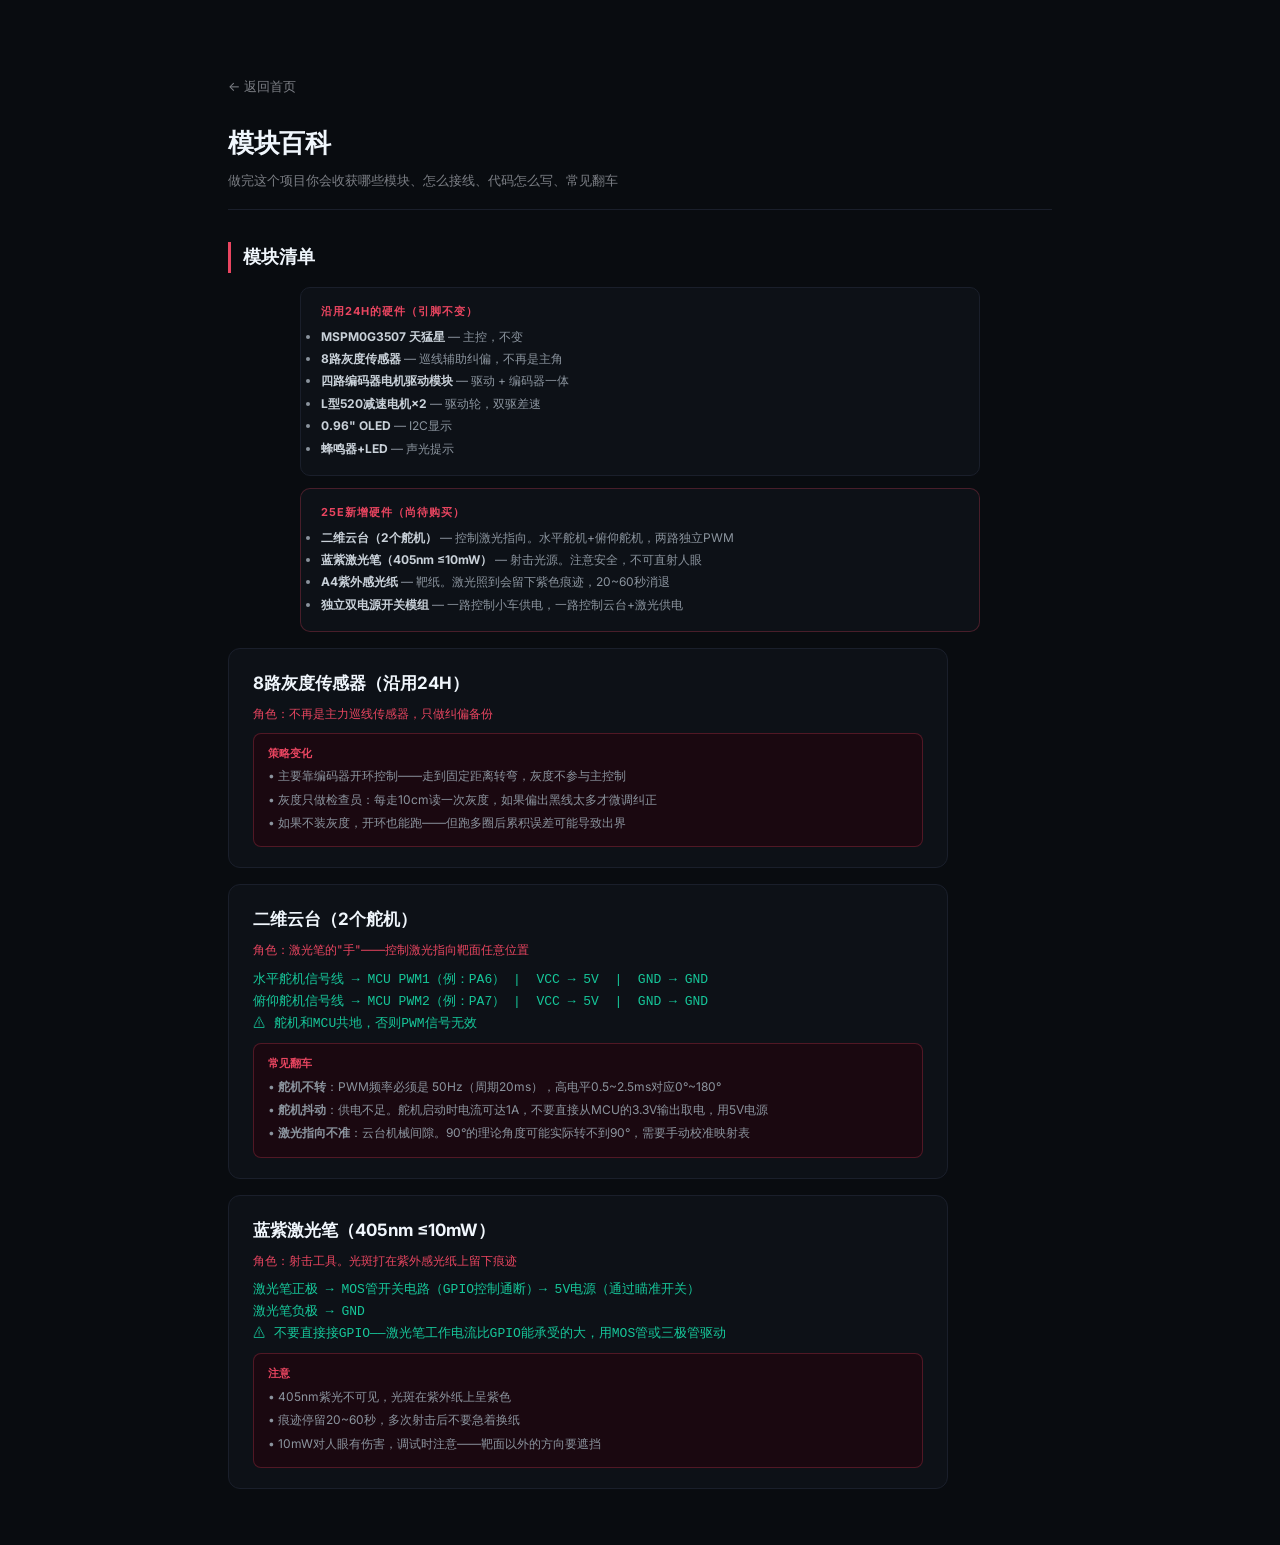
<file: modules.html>
<!DOCTYPE html>
<html lang="zh-CN">
<head>
<meta charset="UTF-8"><meta name="viewport" content="width=device-width, initial-scale=1.0">
<title>模块百科 · 25年E题</title><link rel="stylesheet" href="style.css">
<style>
.mod-card{background:#0d1117;border:1px solid #1a1f2b;border-radius:12px;padding:20px 24px;margin:16px 0;max-width:720px}
.mod-card h3{font-size:17px;color:#f0f6fc;margin-bottom:6px}
.mod-card .role{font-size:12px;color:#e94560;margin-bottom:8px}
.mod-card .wiring{font-size:13px;color:#16c79a;font-family:monospace;margin-bottom:8px}
.fail-box{background:#1a0810;border:1.5px solid #e9456044;border-radius:8px;padding:10px 14px;margin-top:8px}
.fail-box .ft{font-size:11px;color:#e94560;font-weight:700;margin-bottom:4px}
.fail-box .fi{font-size:12px;color:#8b949e;margin:3px 0}
</style>
</head>
<body>
<div class="container">
<a class="back" href="index.html">&larr; 返回首页</a>
<div class="page-head"><h1>模块百科</h1><div class="sub">做完这个项目你会收获哪些模块、怎么接线、代码怎么写、常见翻车</div></div>

<div class="sec-title">模块清单</div>
<div class="call">
  <div class="cttl">沿用24H的硬件（引脚不变）</div>
  <ul>
    <li><b>MSPM0G3507 天猛星</b> — 主控，不变</li>
    <li><b>8路灰度传感器</b> — 巡线辅助纠偏，不再是主角</li>
    <li><b>四路编码器电机驱动模块</b> — 驱动 + 编码器一体</li>
    <li><b>L型520减速电机×2</b> — 驱动轮，双驱差速</li>
    <li><b>0.96" OLED</b> — I2C显示</li>
    <li><b>蜂鸣器+LED</b> — 声光提示</li>
  </ul>
</div>
<div class="call" style="border-color:#e9456044;">
  <div class="cttl" style="color:#e94560;">25E新增硬件（尚待购买）</div>
  <ul>
    <li><b>二维云台（2个舵机）</b> — 控制激光指向。水平舵机+俯仰舵机，两路独立PWM</li>
    <li><b>蓝紫激光笔（405nm ≤10mW）</b> — 射击光源。注意安全，不可直射人眼</li>
    <li><b>A4紫外感光纸</b> — 靶纸。激光照到会留下紫色痕迹，20~60秒消退</li>
    <li><b>独立双电源开关模组</b> — 一路控制小车供电，一路控制云台+激光供电</li>
  </ul>
</div>

<!-- 灰度 -->
<div class="mod-card">
  <h3>8路灰度传感器（沿用24H）</h3>
  <div class="role">角色：不再是主力巡线传感器，只做纠偏备份</div>
  <div class="fail-box"><div class="ft">策略变化</div>
    <div class="fi">• 主要靠编码器开环控制——走到固定距离转弯，灰度不参与主控制</div>
    <div class="fi">• 灰度只做检查员：每走10cm读一次灰度，如果偏出黑线太多才微调纠正</div>
    <div class="fi">• 如果不装灰度，开环也能跑——但跑多圈后累积误差可能导致出界</div>
  </div>
</div>

<!-- 舵机云台（新） -->
<div class="mod-card">
  <h3>二维云台（2个舵机）</h3>
  <div class="role">角色：激光笔的"手"——控制激光指向靶面任意位置</div>
  <div class="wiring">
    水平舵机信号线 → MCU PWM1（例：PA6）&nbsp;|&nbsp; VCC → 5V &nbsp;|&nbsp; GND → GND<br>
    俯仰舵机信号线 → MCU PWM2（例：PA7）&nbsp;|&nbsp; VCC → 5V &nbsp;|&nbsp; GND → GND<br>
    ⚠ 舵机和MCU共地，否则PWM信号无效
  </div>
  <div class="fail-box"><div class="ft">常见翻车</div>
    <div class="fi">• <b>舵机不转</b>：PWM频率必须是 50Hz（周期20ms），高电平0.5~2.5ms对应0°~180°</div>
    <div class="fi">• <b>舵机抖动</b>：供电不足。舵机启动时电流可达1A，不要直接从MCU的3.3V输出取电，用5V电源</div>
    <div class="fi">• <b>激光指向不准</b>：云台机械间隙。90°的理论角度可能实际转不到90°，需要手动校准映射表</div>
  </div>
</div>

<!-- 激光笔 -->
<div class="mod-card">
  <h3>蓝紫激光笔（405nm ≤10mW）</h3>
  <div class="role">角色：射击工具。光斑打在紫外感光纸上留下痕迹</div>
  <div class="wiring">
    激光笔正极 → MOS管开关电路（GPIO控制通断）→ 5V电源（通过瞄准开关）<br>
    激光笔负极 → GND<br>
    ⚠ 不要直接接GPIO——激光笔工作电流比GPIO能承受的大，用MOS管或三极管驱动
  </div>
  <div class="fail-box"><div class="ft">注意</div>
    <div class="fi">• 405nm紫光不可见，光斑在紫外纸上呈紫色</div>
    <div class="fi">• 痕迹停留20~60秒，多次射击后不要急着换纸</div>
    <div class="fi">• 10mW对人眼有伤害，调试时注意——靶面以外的方向要遮挡</div>
  </div>
</div>

</div></body></html>
</file>
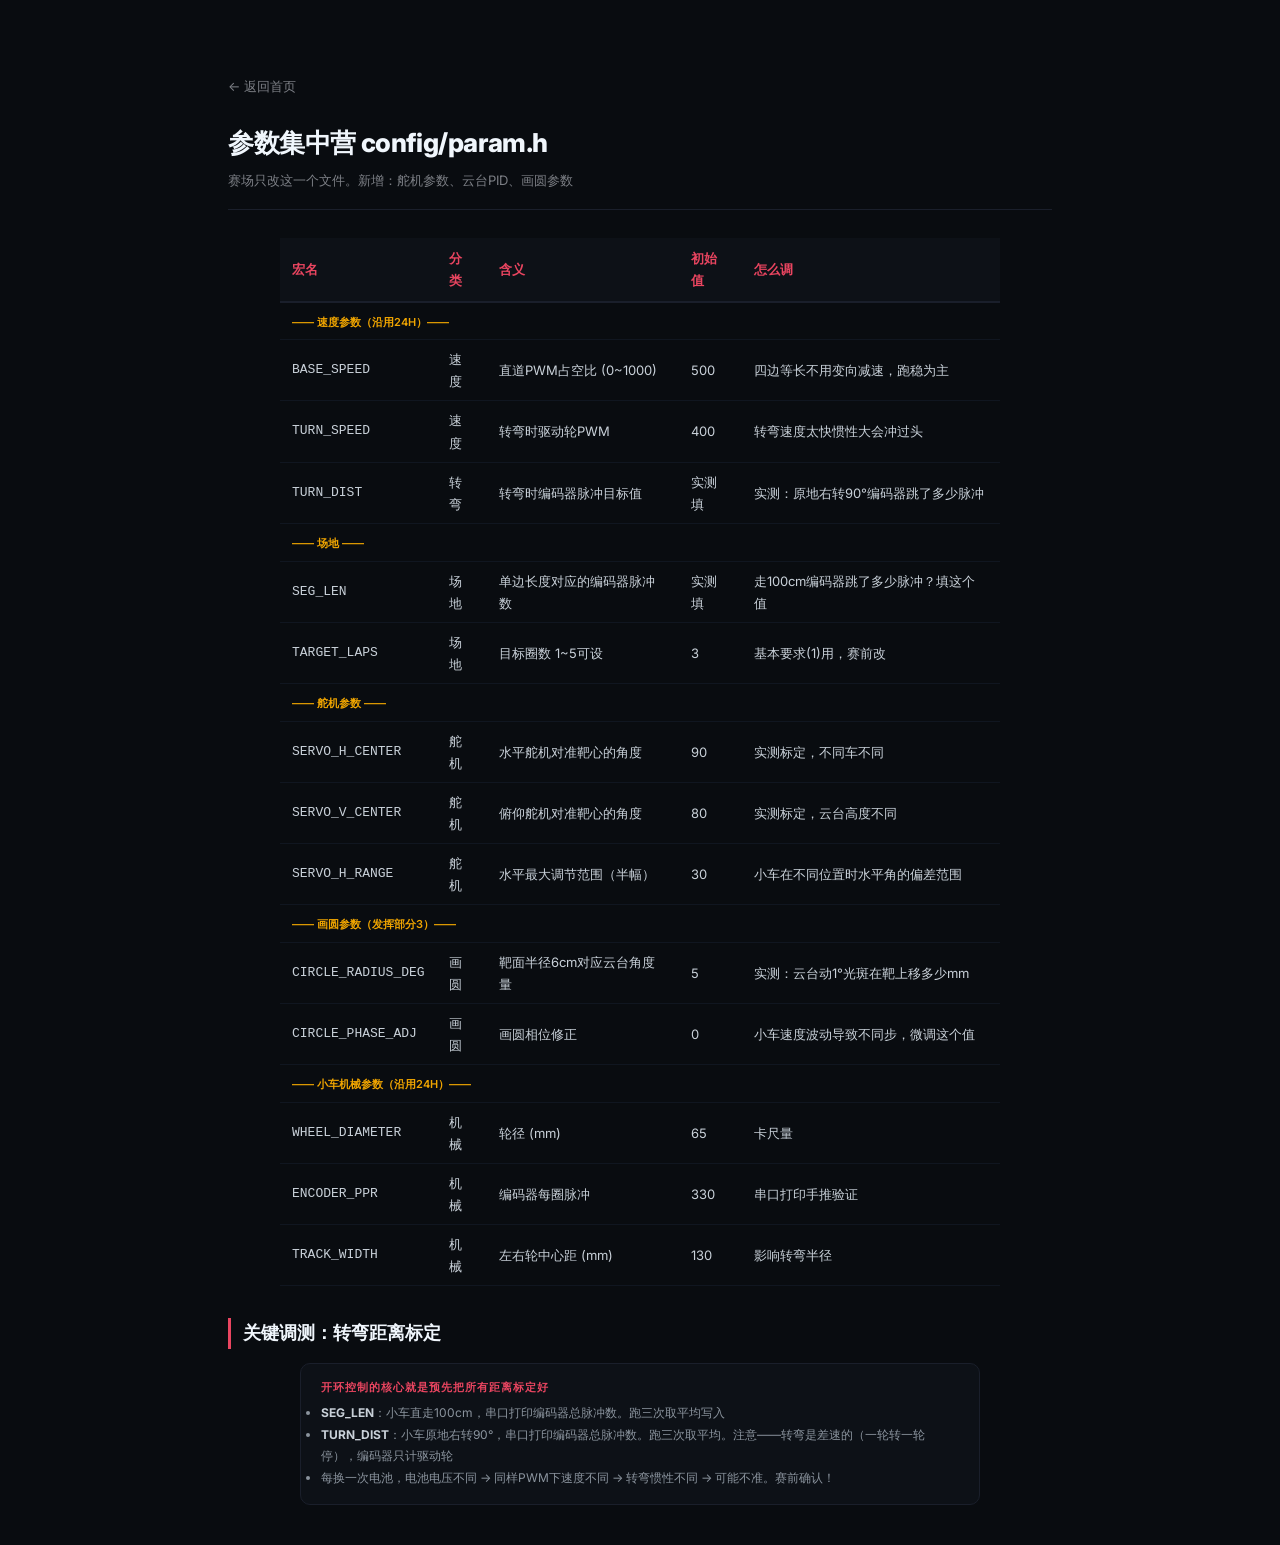
<file: params.html>
<!DOCTYPE html>
<html lang="zh-CN">
<head>
<meta charset="UTF-8"><meta name="viewport" content="width=device-width, initial-scale=1.0">
<title>参数表 · 25年E题</title><link rel="stylesheet" href="style.css">
</head>
<body>
<div class="container">
<a class="back" href="index.html">&larr; 返回首页</a>
<div class="page-head"><h1>参数集中营 config/param.h</h1><div class="sub">赛场只改这一个文件。新增：舵机参数、云台PID、画圆参数</div></div>

<table class="tbl">
<tr><th>宏名</th><th>分类</th><th>含义</th><th>初始值</th><th>怎么调</th></tr>

<tr><td class="cat" colspan="5">—— 速度参数（沿用24H）——</td></tr>
<tr><td style="font-family:monospace">BASE_SPEED</td><td>速度</td><td>直道PWM占空比 (0~1000)</td><td>500</td><td>四边等长不用变向减速，跑稳为主</td></tr>
<tr><td style="font-family:monospace">TURN_SPEED</td><td>速度</td><td>转弯时驱动轮PWM</td><td>400</td><td>转弯速度太快惯性大会冲过头</td></tr>
<tr><td style="font-family:monospace">TURN_DIST</td><td>转弯</td><td>转弯时编码器脉冲目标值</td><td>实测填</td><td>实测：原地右转90°编码器跳了多少脉冲</td></tr>

<tr><td class="cat" colspan="5">—— 场地 ——</td></tr>
<tr><td style="font-family:monospace">SEG_LEN</td><td>场地</td><td>单边长度对应的编码器脉冲数</td><td>实测填</td><td>走100cm编码器跳了多少脉冲？填这个值</td></tr>
<tr><td style="font-family:monospace">TARGET_LAPS</td><td>场地</td><td>目标圈数 1~5可设</td><td>3</td><td>基本要求(1)用，赛前改</td></tr>

<tr><td class="cat" colspan="5">—— 舵机参数 ——</td></tr>
<tr><td style="font-family:monospace">SERVO_H_CENTER</td><td>舵机</td><td>水平舵机对准靶心的角度</td><td>90</td><td>实测标定，不同车不同</td></tr>
<tr><td style="font-family:monospace">SERVO_V_CENTER</td><td>舵机</td><td>俯仰舵机对准靶心的角度</td><td>80</td><td>实测标定，云台高度不同</td></tr>
<tr><td style="font-family:monospace">SERVO_H_RANGE</td><td>舵机</td><td>水平最大调节范围（半幅）</td><td>30</td><td>小车在不同位置时水平角的偏差范围</td></tr>

<tr><td class="cat" colspan="5">—— 画圆参数（发挥部分3）——</td></tr>
<tr><td style="font-family:monospace">CIRCLE_RADIUS_DEG</td><td>画圆</td><td>靶面半径6cm对应云台角度量</td><td>5</td><td>实测：云台动1°光斑在靶上移多少mm</td></tr>
<tr><td style="font-family:monospace">CIRCLE_PHASE_ADJ</td><td>画圆</td><td>画圆相位修正</td><td>0</td><td>小车速度波动导致不同步，微调这个值</td></tr>

<tr><td class="cat" colspan="5">—— 小车机械参数（沿用24H）——</td></tr>
<tr><td style="font-family:monospace">WHEEL_DIAMETER</td><td>机械</td><td>轮径 (mm)</td><td>65</td><td>卡尺量</td></tr>
<tr><td style="font-family:monospace">ENCODER_PPR</td><td>机械</td><td>编码器每圈脉冲</td><td>330</td><td>串口打印手推验证</td></tr>
<tr><td style="font-family:monospace">TRACK_WIDTH</td><td>机械</td><td>左右轮中心距 (mm)</td><td>130</td><td>影响转弯半径</td></tr>
</table>

<div class="sec-title">关键调测：转弯距离标定</div>
<div class="call">
  <div class="cttl">开环控制的核心就是预先把所有距离标定好</div>
  <ul>
    <li><b>SEG_LEN</b>：小车直走100cm，串口打印编码器总脉冲数。跑三次取平均写入</li>
    <li><b>TURN_DIST</b>：小车原地右转90°，串口打印编码器总脉冲数。跑三次取平均。注意——转弯是差速的（一轮转一轮停），编码器只计驱动轮</li>
    <li>每换一次电池，电池电压不同 → 同样PWM下速度不同 → 转弯惯性不同 → 可能不准。赛前确认！</li>
  </ul>
</div>

</div></body></html>
</file>
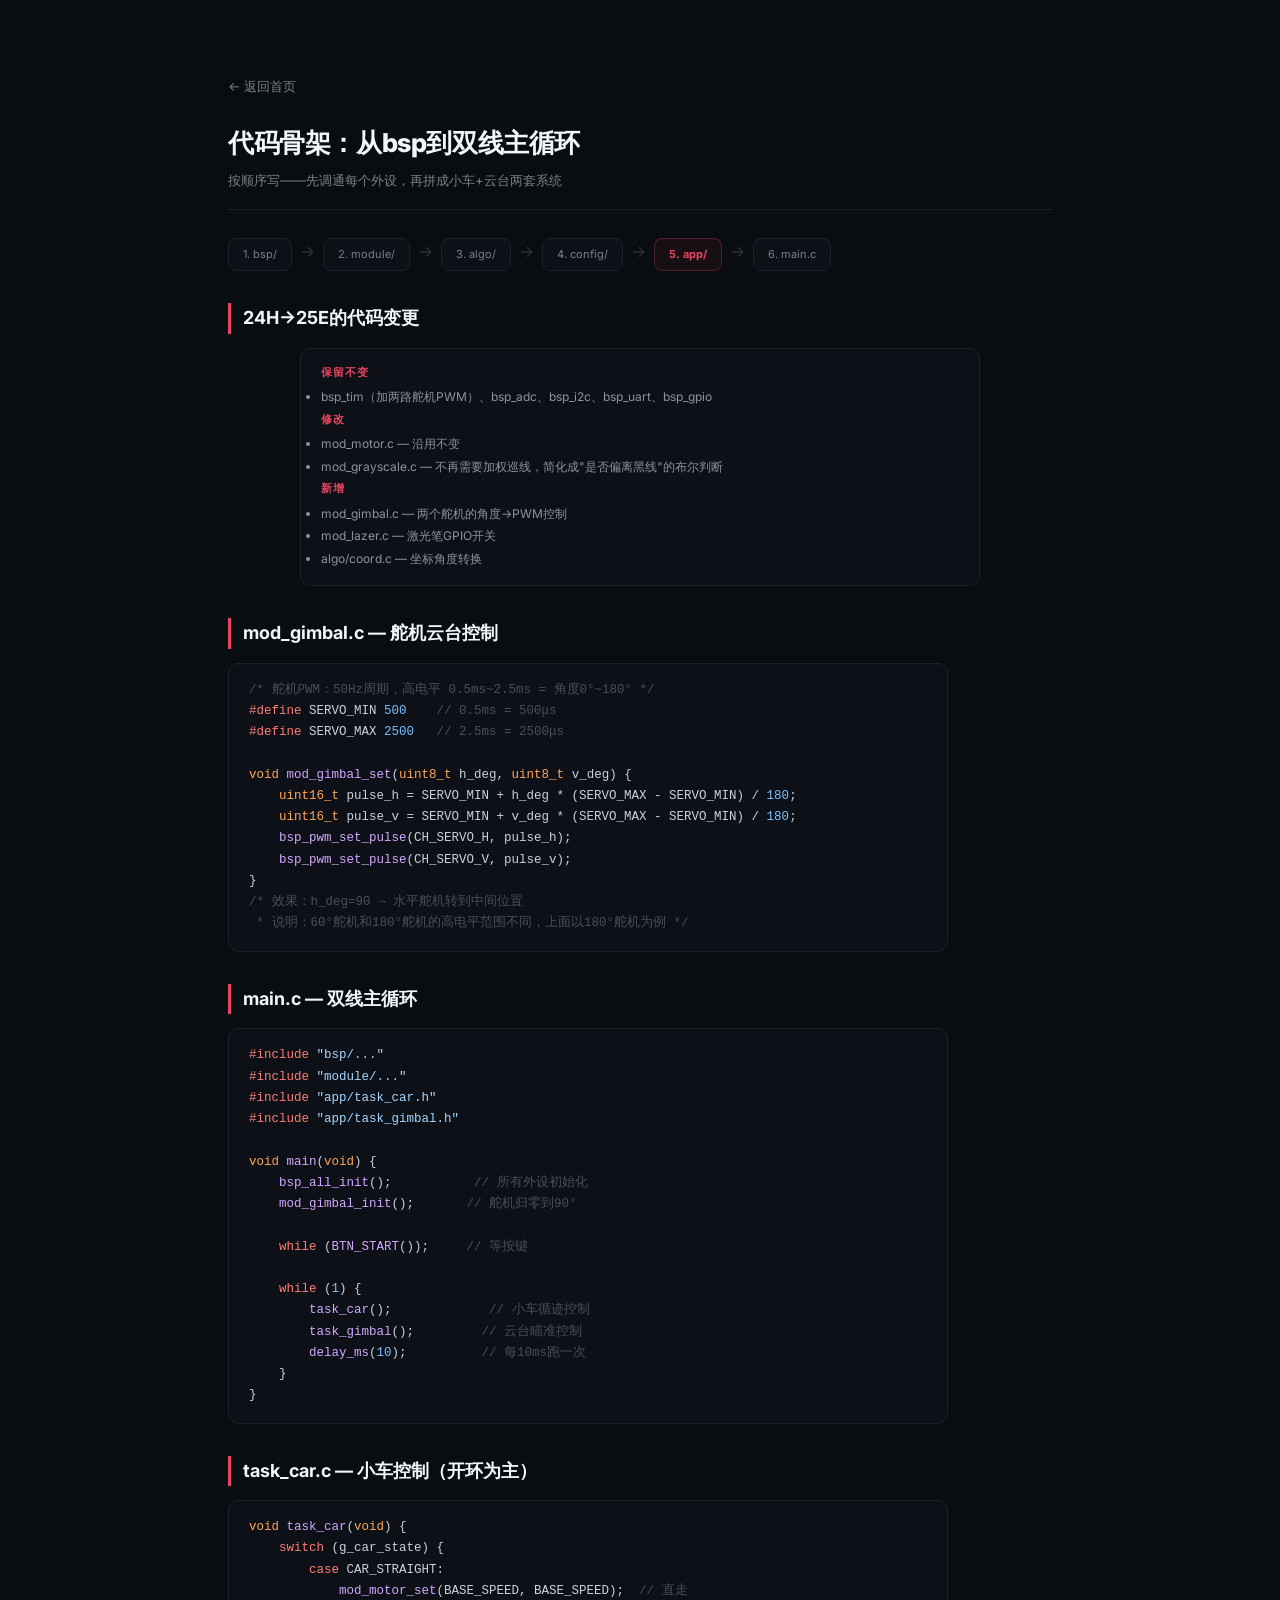
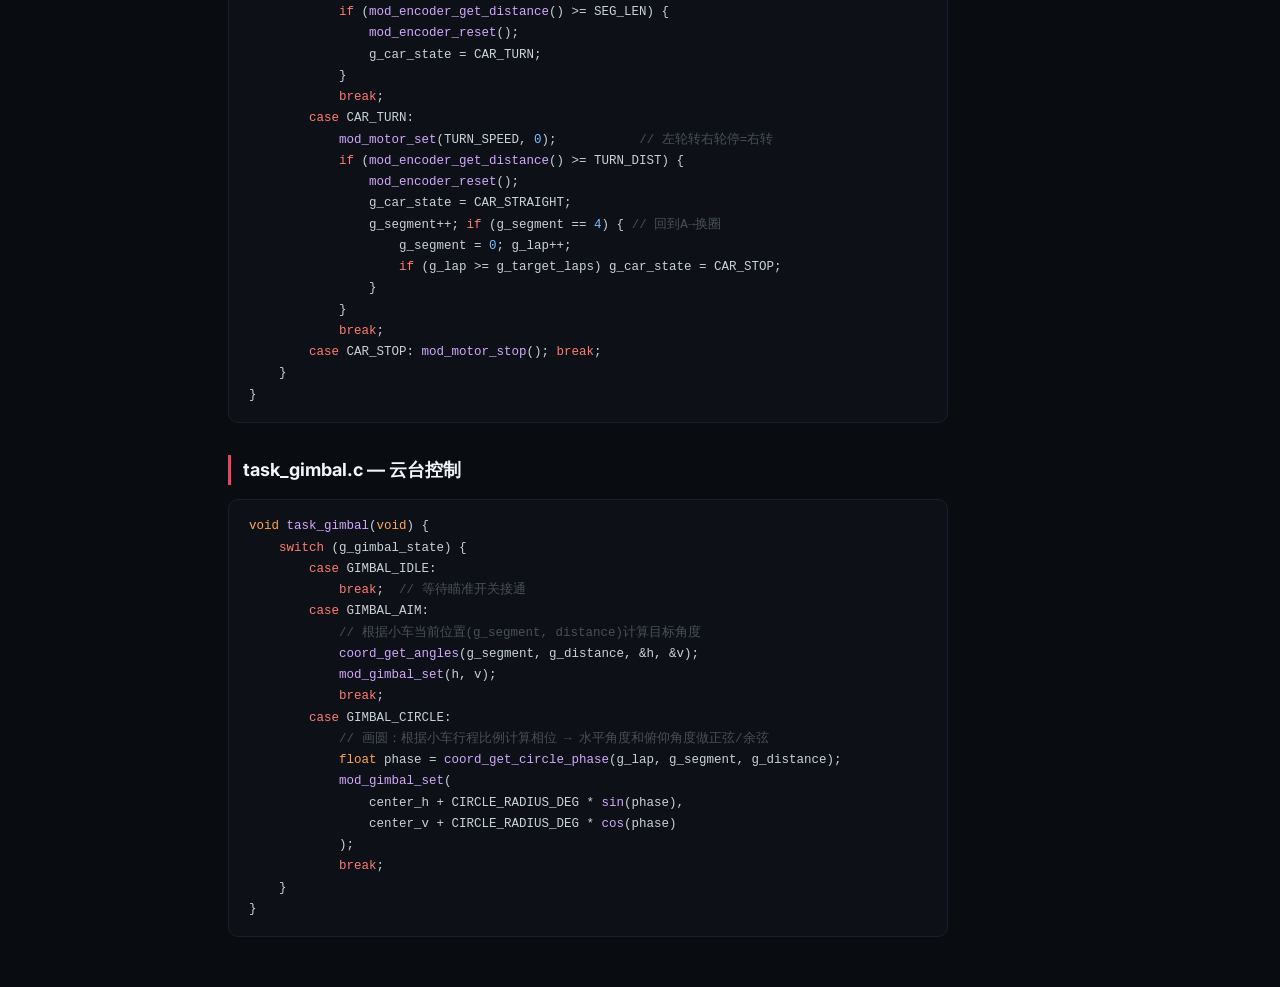
<file: skeleton.html>
<!DOCTYPE html>
<html lang="zh-CN">
<head>
<meta charset="UTF-8"><meta name="viewport" content="width=device-width, initial-scale=1.0">
<title>代码骨架 · 25年E题</title><link rel="stylesheet" href="style.css">
</head>
<body>
<div class="container">
<a class="back" href="index.html">&larr; 返回首页</a>
<div class="page-head"><h1>代码骨架：从bsp到双线主循环</h1><div class="sub">按顺序写——先调通每个外设，再拼成小车+云台两套系统</div></div>

<div class="roadmap" style="display:flex;gap:8px;flex-wrap:wrap;margin-bottom:20px">
  <span style="background:#0d1117;border:1px solid #1a1f2b;border-radius:8px;padding:6px 14px;font-size:11px;color:#7c7f85">1. bsp/</span><span style="color:#30363d">→</span>
  <span style="background:#0d1117;border:1px solid #1a1f2b;border-radius:8px;padding:6px 14px;font-size:11px;color:#7c7f85">2. module/</span><span style="color:#30363d">→</span>
  <span style="background:#0d1117;border:1px solid #1a1f2b;border-radius:8px;padding:6px 14px;font-size:11px;color:#7c7f85">3. algo/</span><span style="color:#30363d">→</span>
  <span style="background:#0d1117;border:1px solid #1a1f2b;border-radius:8px;padding:6px 14px;font-size:11px;color:#7c7f85">4. config/</span><span style="color:#30363d">→</span>
  <span style="background:#e9456011;border:1px solid #e9456044;border-radius:8px;padding:6px 14px;font-size:11px;color:#e94560;font-weight:700">5. app/</span><span style="color:#30363d">→</span>
  <span style="background:#0d1117;border:1px solid #1a1f2b;border-radius:8px;padding:6px 14px;font-size:11px;color:#7c7f85">6. main.c</span>
</div>

<div class="sec-title">24H→25E的代码变更</div>
<div class="call">
  <div class="cttl">保留不变</div>
  <ul><li>bsp_tim（加两路舵机PWM）、bsp_adc、bsp_i2c、bsp_uart、bsp_gpio</li></ul>
  <div class="cttl">修改</div>
  <ul><li>mod_motor.c — 沿用不变</li><li>mod_grayscale.c — 不再需要加权巡线，简化成"是否偏离黑线"的布尔判断</li></ul>
  <div class="cttl" style="color:#e94560;">新增</div>
  <ul><li>mod_gimbal.c — 两个舵机的角度→PWM控制</li><li>mod_lazer.c — 激光笔GPIO开关</li><li>algo/coord.c — 坐标角度转换</li></ul>
</div>

<div class="sec-title">mod_gimbal.c — 舵机云台控制</div>
<div class="code"><span class="cm">/* 舵机PWM：50Hz周期，高电平 0.5ms~2.5ms = 角度0°~180° */</span>
<span class="kw">#define</span> SERVO_MIN <span class="num">500</span>    <span class="cm">// 0.5ms = 500μs</span>
<span class="kw">#define</span> SERVO_MAX <span class="num">2500</span>   <span class="cm">// 2.5ms = 2500μs</span>

<span class="ty">void</span> <span class="fn">mod_gimbal_set</span>(<span class="ty">uint8_t</span> h_deg, <span class="ty">uint8_t</span> v_deg) {
    <span class="ty">uint16_t</span> pulse_h = SERVO_MIN + h_deg * (SERVO_MAX - SERVO_MIN) / <span class="num">180</span>;
    <span class="ty">uint16_t</span> pulse_v = SERVO_MIN + v_deg * (SERVO_MAX - SERVO_MIN) / <span class="num">180</span>;
    <span class="fn">bsp_pwm_set_pulse</span>(CH_SERVO_H, pulse_h);
    <span class="fn">bsp_pwm_set_pulse</span>(CH_SERVO_V, pulse_v);
}
<span class="cm">/* 效果：h_deg=90 → 水平舵机转到中间位置
 * 说明：60°舵机和180°舵机的高电平范围不同，上面以180°舵机为例 */</span></div>

<div class="sec-title">main.c — 双线主循环</div>
<div class="code"><span class="kw">#include</span> <span class="str">"bsp/..."</span>
<span class="kw">#include</span> <span class="str">"module/..."</span>
<span class="kw">#include</span> <span class="str">"app/task_car.h"</span>
<span class="kw">#include</span> <span class="str">"app/task_gimbal.h"</span>

<span class="ty">void</span> <span class="fn">main</span>(<span class="ty">void</span>) {
    <span class="fn">bsp_all_init</span>();           <span class="cm">// 所有外设初始化</span>
    <span class="fn">mod_gimbal_init</span>();       <span class="cm">// 舵机归零到90°</span>

    <span class="kw">while</span> (<span class="fn">BTN_START</span>());     <span class="cm">// 等按键</span>

    <span class="kw">while</span> (<span class="num">1</span>) {
        <span class="fn">task_car</span>();             <span class="cm">// 小车循迹控制</span>
        <span class="fn">task_gimbal</span>();         <span class="cm">// 云台瞄准控制</span>
        <span class="fn">delay_ms</span>(<span class="num">10</span>);          <span class="cm">// 每10ms跑一次</span>
    }
}</div>

<div class="sec-title">task_car.c — 小车控制（开环为主）</div>
<div class="code"><span class="ty">void</span> <span class="fn">task_car</span>(<span class="ty">void</span>) {
    <span class="kw">switch</span> (g_car_state) {
        <span class="kw">case</span> CAR_STRAIGHT:
            <span class="fn">mod_motor_set</span>(BASE_SPEED, BASE_SPEED);  <span class="cm">// 直走</span>
            <span class="kw">if</span> (<span class="fn">mod_encoder_get_distance</span>() >= SEG_LEN) {
                <span class="fn">mod_encoder_reset</span>();
                g_car_state = CAR_TURN;
            }
            <span class="kw">break</span>;
        <span class="kw">case</span> CAR_TURN:
            <span class="fn">mod_motor_set</span>(TURN_SPEED, <span class="num">0</span>);           <span class="cm">// 左轮转右轮停=右转</span>
            <span class="kw">if</span> (<span class="fn">mod_encoder_get_distance</span>() >= TURN_DIST) {
                <span class="fn">mod_encoder_reset</span>();
                g_car_state = CAR_STRAIGHT;
                g_segment++; <span class="kw">if</span> (g_segment == <span class="num">4</span>) { <span class="cm">// 回到A→换圈</span>
                    g_segment = <span class="num">0</span>; g_lap++;
                    <span class="kw">if</span> (g_lap >= g_target_laps) g_car_state = CAR_STOP;
                }
            }
            <span class="kw">break</span>;
        <span class="kw">case</span> CAR_STOP: <span class="fn">mod_motor_stop</span>(); <span class="kw">break</span>;
    }
}</div>

<div class="sec-title">task_gimbal.c — 云台控制</div>
<div class="code"><span class="ty">void</span> <span class="fn">task_gimbal</span>(<span class="ty">void</span>) {
    <span class="kw">switch</span> (g_gimbal_state) {
        <span class="kw">case</span> GIMBAL_IDLE:
            <span class="kw">break</span>;  <span class="cm">// 等待瞄准开关接通</span>
        <span class="kw">case</span> GIMBAL_AIM:
            <span class="cm">// 根据小车当前位置(g_segment, distance)计算目标角度</span>
            <span class="fn">coord_get_angles</span>(g_segment, g_distance, &amp;h, &amp;v);
            <span class="fn">mod_gimbal_set</span>(h, v);
            <span class="kw">break</span>;
        <span class="kw">case</span> GIMBAL_CIRCLE:
            <span class="cm">// 画圆：根据小车行程比例计算相位 → 水平角度和俯仰角度做正弦/余弦</span>
            <span class="ty">float</span> phase = <span class="fn">coord_get_circle_phase</span>(g_lap, g_segment, g_distance);
            <span class="fn">mod_gimbal_set</span>(
                center_h + CIRCLE_RADIUS_DEG * <span class="fn">sin</span>(phase),
                center_v + CIRCLE_RADIUS_DEG * <span class="fn">cos</span>(phase)
            );
            <span class="kw">break</span>;
    }
}</div>

</div></body></html>
</file>
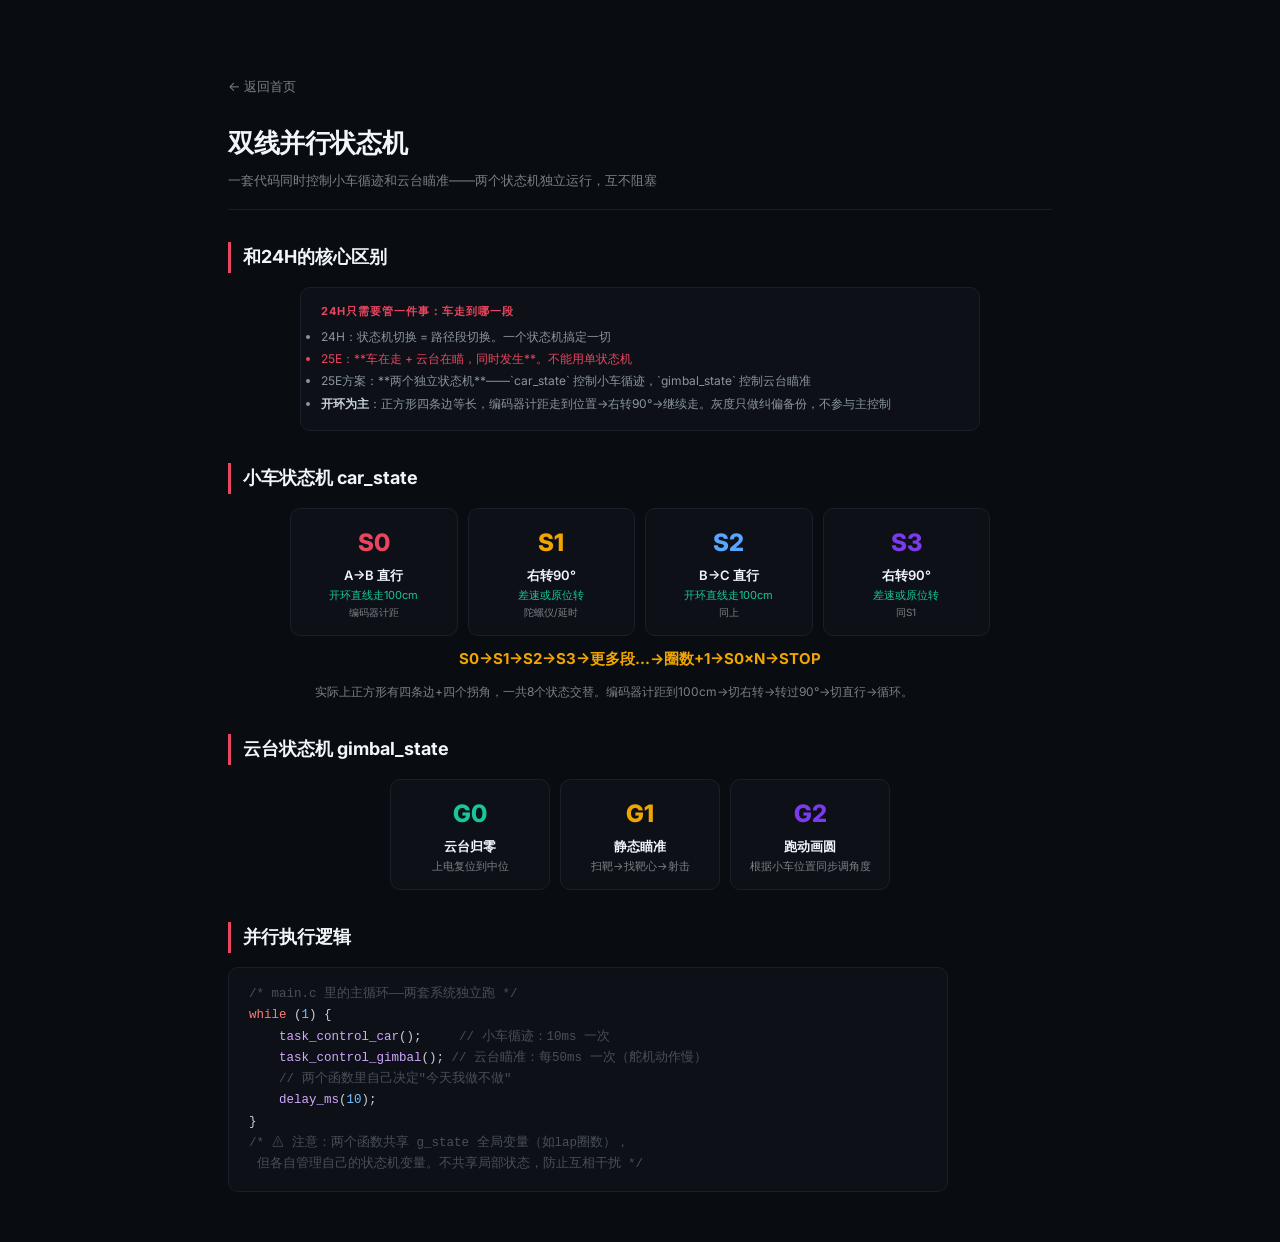
<file: state.html>
<!DOCTYPE html>
<html lang="zh-CN">
<head>
<meta charset="UTF-8"><meta name="viewport" content="width=device-width, initial-scale=1.0">
<title>状态机 · 25年E题</title><link rel="stylesheet" href="style.css">
</head>
<body>
<div class="container">
<a class="back" href="index.html">&larr; 返回首页</a>
<div class="page-head"><h1>双线并行状态机</h1><div class="sub">一套代码同时控制小车循迹和云台瞄准——两个状态机独立运行，互不阻塞</div></div>

<div class="sec-title">和24H的核心区别</div>
<div class="call">
  <div class="cttl">24H只需要管一件事：车走到哪一段</div>
  <ul>
    <li>24H：状态机切换 = 路径段切换。一个状态机搞定一切</li>
    <li style="color:#e94560;">25E：**车在走 + 云台在瞄，同时发生**。不能用单状态机</li>
    <li>25E方案：**两个独立状态机**——`car_state` 控制小车循迹，`gimbal_state` 控制云台瞄准</li>
    <li><b>开环为主</b>：正方形四条边等长，编码器计距走到位置→右转90°→继续走。灰度只做纠偏备份，不参与主控制</li>
  </ul>
</div>

<div class="sec-title">小车状态机 car_state</div>
<div class="sgrid" style="grid-template-columns:repeat(4,1fr);display:grid;gap:10px;max-width:700px;margin:0 auto;text-align:center">
  <div class="snode" style="background:#0d1117;border:1.5px solid #1a1f2b;border-radius:10px;padding:14px 8px">
    <div style="font-size:24px;font-weight:800;color:#e94560">S0</div><div style="font-size:13px;color:#f0f6fc;font-weight:600">A→B 直行</div>
    <div style="font-size:11px;color:#16c79a">开环直线走100cm</div><div style="font-size:10px;color:#7c7f85">编码器计距</div>
  </div>
  <div class="snode" style="background:#0d1117;border:1.5px solid #1a1f2b;border-radius:10px;padding:14px 8px">
    <div style="font-size:24px;font-weight:800;color:#f0a500">S1</div><div style="font-size:13px;color:#f0f6fc;font-weight:600">右转90°</div>
    <div style="font-size:11px;color:#16c79a">差速或原位转</div><div style="font-size:10px;color:#7c7f85">陀螺仪/延时</div>
  </div>
  <div class="snode" style="background:#0d1117;border:1.5px solid #1a1f2b;border-radius:10px;padding:14px 8px">
    <div style="font-size:24px;font-weight:800;color:#58a6ff">S2</div><div style="font-size:13px;color:#f0f6fc;font-weight:600">B→C 直行</div>
    <div style="font-size:11px;color:#16c79a">开环直线走100cm</div><div style="font-size:10px;color:#7c7f85">同上</div>
  </div>
  <div class="snode" style="background:#0d1117;border:1.5px solid #1a1f2b;border-radius:10px;padding:14px 8px">
    <div style="font-size:24px;font-weight:800;color:#7c3aed">S3</div><div style="font-size:13px;color:#f0f6fc;font-weight:600">右转90°</div>
    <div style="font-size:11px;color:#16c79a">差速或原位转</div><div style="font-size:10px;color:#7c7f85">同S1</div>
  </div>
</div>
<div style="text-align:center;margin:10px 0;font-size:15px;color:#f0a500;font-weight:700;">
  S0→S1→S2→S3→更多段...→圈数+1→S0×N→STOP
</div>
<p style="max-width:650px;margin:0 auto;font-size:12px;color:#7c7f85;">
  实际上正方形有四条边+四个拐角，一共8个状态交替。编码器计距到100cm→切右转→转过90°→切直行→循环。
</p>

<div class="sec-title">云台状态机 gimbal_state</div>
<div class="sgrid" style="grid-template-columns:repeat(3,1fr);display:grid;gap:10px;max-width:500px;margin:0 auto;text-align:center">
  <div class="snode" style="background:#0d1117;border:1.5px solid #1a1f2b;border-radius:10px;padding:14px 8px">
    <div style="font-size:24px;font-weight:800;color:#16c79a">G0</div><div style="font-size:13px;color:#f0f6fc;font-weight:600">云台归零</div>
    <div style="font-size:11px;color:#7c7f85">上电复位到中位</div>
  </div>
  <div class="snode" style="background:#0d1117;border:1.5px solid #1a1f2b;border-radius:10px;padding:14px 8px">
    <div style="font-size:24px;font-weight:800;color:#f0a500">G1</div><div style="font-size:13px;color:#f0f6fc;font-weight:600">静态瞄准</div>
    <div style="font-size:11px;color:#7c7f85">扫靶→找靶心→射击</div>
  </div>
  <div class="snode" style="background:#0d1117;border:1.5px solid #1a1f2b;border-radius:10px;padding:14px 8px">
    <div style="font-size:24px;font-weight:800;color:#7c3aed">G2</div><div style="font-size:13px;color:#f0f6fc;font-weight:600">跑动画圆</div>
    <div style="font-size:11px;color:#7c7f85">根据小车位置同步调角度</div>
  </div>
</div>

<div class="sec-title">并行执行逻辑</div>
<div class="code"><span class="cm">/* main.c 里的主循环——两套系统独立跑 */</span>
<span class="kw">while</span> (<span class="num">1</span>) {
    <span class="fn">task_control_car</span>();     <span class="cm">// 小车循迹：10ms 一次</span>
    <span class="fn">task_control_gimbal</span>(); <span class="cm">// 云台瞄准：每50ms 一次（舵机动作慢）</span>
    <span class="cm">// 两个函数里自己决定"今天我做不做"</span>
    <span class="fn">delay_ms</span>(<span class="num">10</span>);
}
<span class="cm">/* ⚠ 注意：两个函数共享 g_state 全局变量（如lap圈数），
 但各自管理自己的状态机变量。不共享局部状态，防止互相干扰 */</span></div>

</div></body></html>
</file>
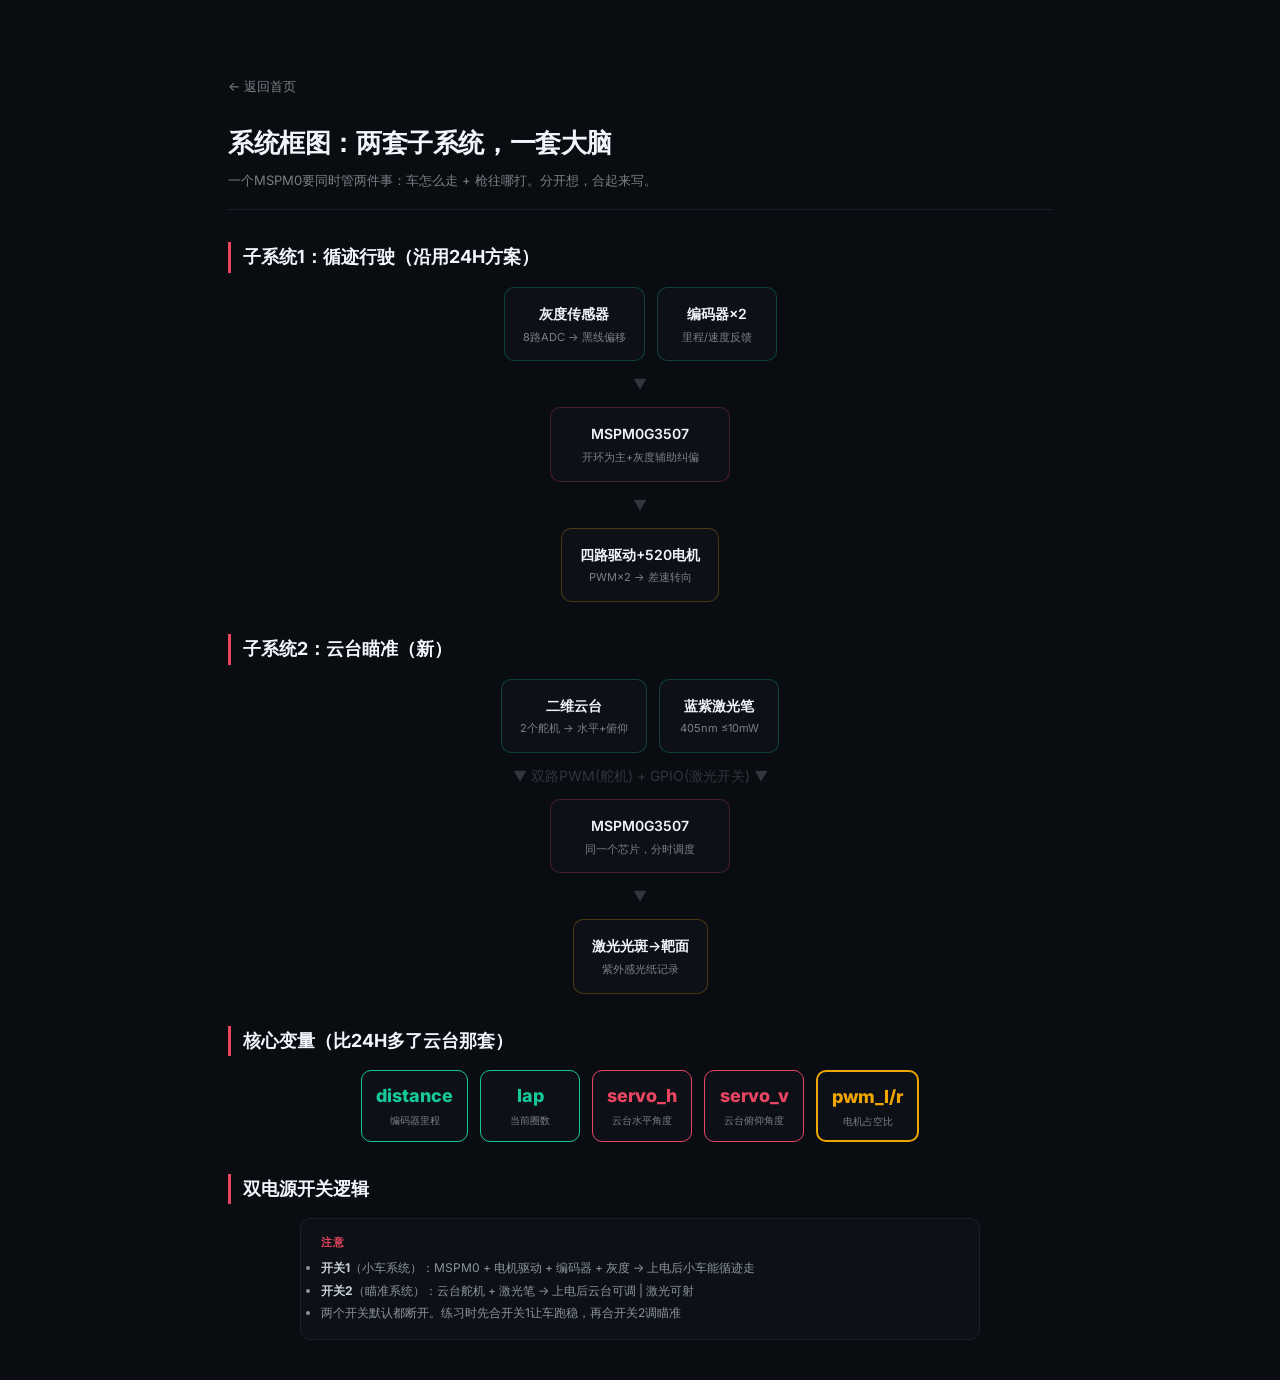
<file: system.html>
<!DOCTYPE html>
<html lang="zh-CN">
<head>
<meta charset="UTF-8"><meta name="viewport" content="width=device-width, initial-scale=1.0">
<title>系统框图 · 25年E题</title><link rel="stylesheet" href="style.css">
</head>
<body>
<div class="container">
<a class="back" href="index.html">&larr; 返回首页</a>
<div class="page-head"><h1>系统框图：两套子系统，一套大脑</h1><div class="sub">一个MSPM0要同时管两件事：车怎么走 + 枪往哪打。分开想，合起来写。</div></div>

<div class="sec-title">子系统1：循迹行驶（沿用24H方案）</div>
<div class="blk-row">
  <div class="blk blk-s"><div class="nm">灰度传感器</div><div class="dt">8路ADC → 黑线偏移</div></div>
  <div class="blk blk-s"><div class="nm">编码器×2</div><div class="dt">里程/速度反馈</div></div>
</div>
<div class="blk-arr">▼</div>
<div class="blk-row">
  <div class="blk blk-m" style="min-width:180px"><div class="nm">MSPM0G3507</div><div class="dt">开环为主+灰度辅助纠偏</div></div>
</div>
<div class="blk-arr">▼</div>
<div class="blk-row">
  <div class="blk blk-a"><div class="nm">四路驱动+520电机</div><div class="dt">PWM×2 → 差速转向</div></div>
</div>

<div class="sec-title">子系统2：云台瞄准（新）</div>
<div class="blk-row">
  <div class="blk blk-s"><div class="nm">二维云台</div><div class="dt">2个舵机 → 水平+俯仰</div></div>
  <div class="blk blk-s"><div class="nm">蓝紫激光笔</div><div class="dt">405nm ≤10mW</div></div>
</div>
<div class="blk-arr">▼ 双路PWM(舵机) + GPIO(激光开关) ▼</div>
<div class="blk-row">
  <div class="blk blk-m" style="min-width:180px"><div class="nm">MSPM0G3507</div><div class="dt">同一个芯片，分时调度</div></div>
</div>
<div class="blk-arr">▼</div>
<div class="blk-row">
  <div class="blk blk-a"><div class="nm">激光光斑→靶面</div><div class="dt">紫外感光纸记录</div></div>
</div>

<div class="sec-title">核心变量（比24H多了云台那套）</div>
<div class="blk-row">
  <div style="background:#0d1117;border:1px solid #16c79a;border-radius:10px;padding:10px 14px;text-align:center;min-width:100px">
    <div style="font-size:18px;font-weight:800;color:#16c79a">distance</div>
    <div style="font-size:10px;color:#7c7f85">编码器里程</div>
  </div>
  <div style="background:#0d1117;border:1px solid #16c79a;border-radius:10px;padding:10px 14px;text-align:center;min-width:100px">
    <div style="font-size:18px;font-weight:800;color:#16c79a">lap</div>
    <div style="font-size:10px;color:#7c7f85">当前圈数</div>
  </div>
  <div style="background:#0d1117;border:1px solid #e94560;border-radius:10px;padding:10px 14px;text-align:center;min-width:100px">
    <div style="font-size:18px;font-weight:800;color:#e94560">servo_h</div>
    <div style="font-size:10px;color:#7c7f85">云台水平角度</div>
  </div>
  <div style="background:#0d1117;border:1px solid #e94560;border-radius:10px;padding:10px 14px;text-align:center;min-width:100px">
    <div style="font-size:18px;font-weight:800;color:#e94560">servo_v</div>
    <div style="font-size:10px;color:#7c7f85">云台俯仰角度</div>
  </div>
  <div style="background:#0d1117;border:2px solid #f0a500;border-radius:10px;padding:10px 14px;text-align:center;min-width:100px">
    <div style="font-size:18px;font-weight:800;color:#f0a500">pwm_l/r</div>
    <div style="font-size:10px;color:#7c7f85">电机占空比</div>
  </div>
</div>

<div class="sec-title">双电源开关逻辑</div>
<div class="call">
  <div class="cttl">注意</div>
  <ul>
    <li><b>开关1</b>（小车系统）：MSPM0 + 电机驱动 + 编码器 + 灰度 → 上电后小车能循迹走</li>
    <li><b>开关2</b>（瞄准系统）：云台舵机 + 激光笔 → 上电后云台可调 | 激光可射</li>
    <li>两个开关默认都断开。练习时先合开关1让车跑稳，再合开关2调瞄准</li>
  </ul>
</div>

</div></body></html>
</file>
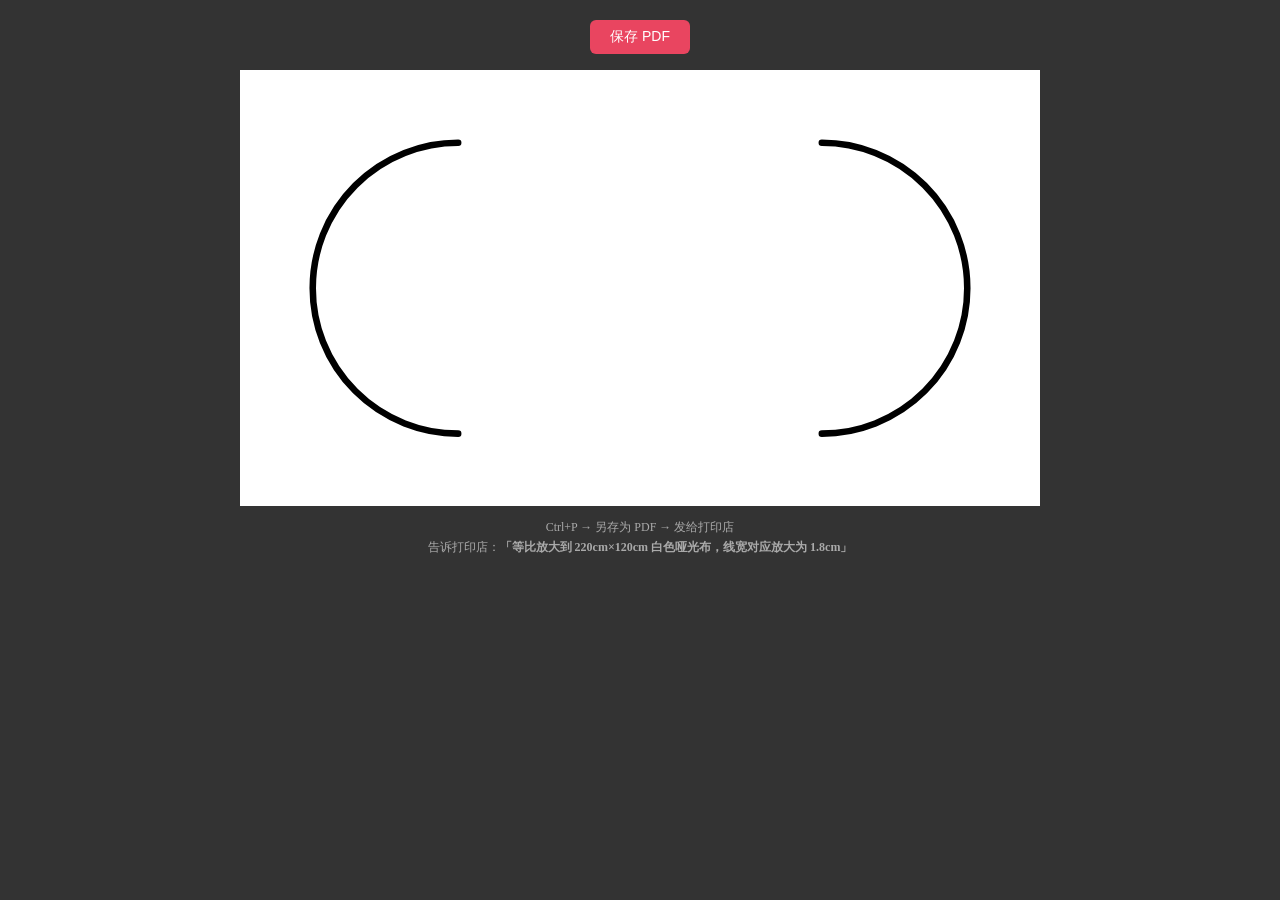
<file: track-print.html>
<!DOCTYPE html>
<html lang="zh-CN">
<head><meta charset="UTF-8"><title>电赛H题赛道</title>
<style>
*{margin:0;padding:0}
body{background:#333;display:flex;flex-direction:column;align-items:center;padding:20px}
svg{background:#fff;display:block}
button{padding:8px 20px;background:#e94560;color:#fff;border:none;border-radius:6px;cursor:pointer;font-size:14px;margin-bottom:16px}
.note{color:#aaa;font-size:12px;margin-top:12px;text-align:center;max-width:480px;line-height:1.6}

@media print{
  @page{size:landscape;margin:0}
  body{padding:0;background:#fff;margin:0;width:100%;height:100%}
  svg{width:100%;height:100vh}
  button,.note{display:none}
}
</style></head>
<body>
<button onclick="window.print()">保存 PDF</button>

<svg width="100%" viewBox="0 0 2200 1200" xmlns="http://www.w3.org/2000/svg" style="max-width:800px">
  <rect x="0" y="0" width="2200" height="1200" fill="#ffffff"/>
  <!-- 左弧 向左凸 线宽 18px（对应 SVG 坐标的 18 单位） -->
  <path d="M 600 200 A 400 400 0 0 0 600 1000" fill="none" stroke="#000000" stroke-width="18" stroke-linecap="round"/>
  <!-- 右弧 向右凸 -->
  <path d="M 1600 200 A 400 400 0 0 1 1600 1000" fill="none" stroke="#000000" stroke-width="18" stroke-linecap="round"/>
</svg>

<div class="note">Ctrl+P → 另存为 PDF → 发给打印店<br>
告诉打印店：<b>「等比放大到 220cm×120cm 白色哑光布，线宽对应放大为 1.8cm」</b></div>
</body>
</html>
</file>
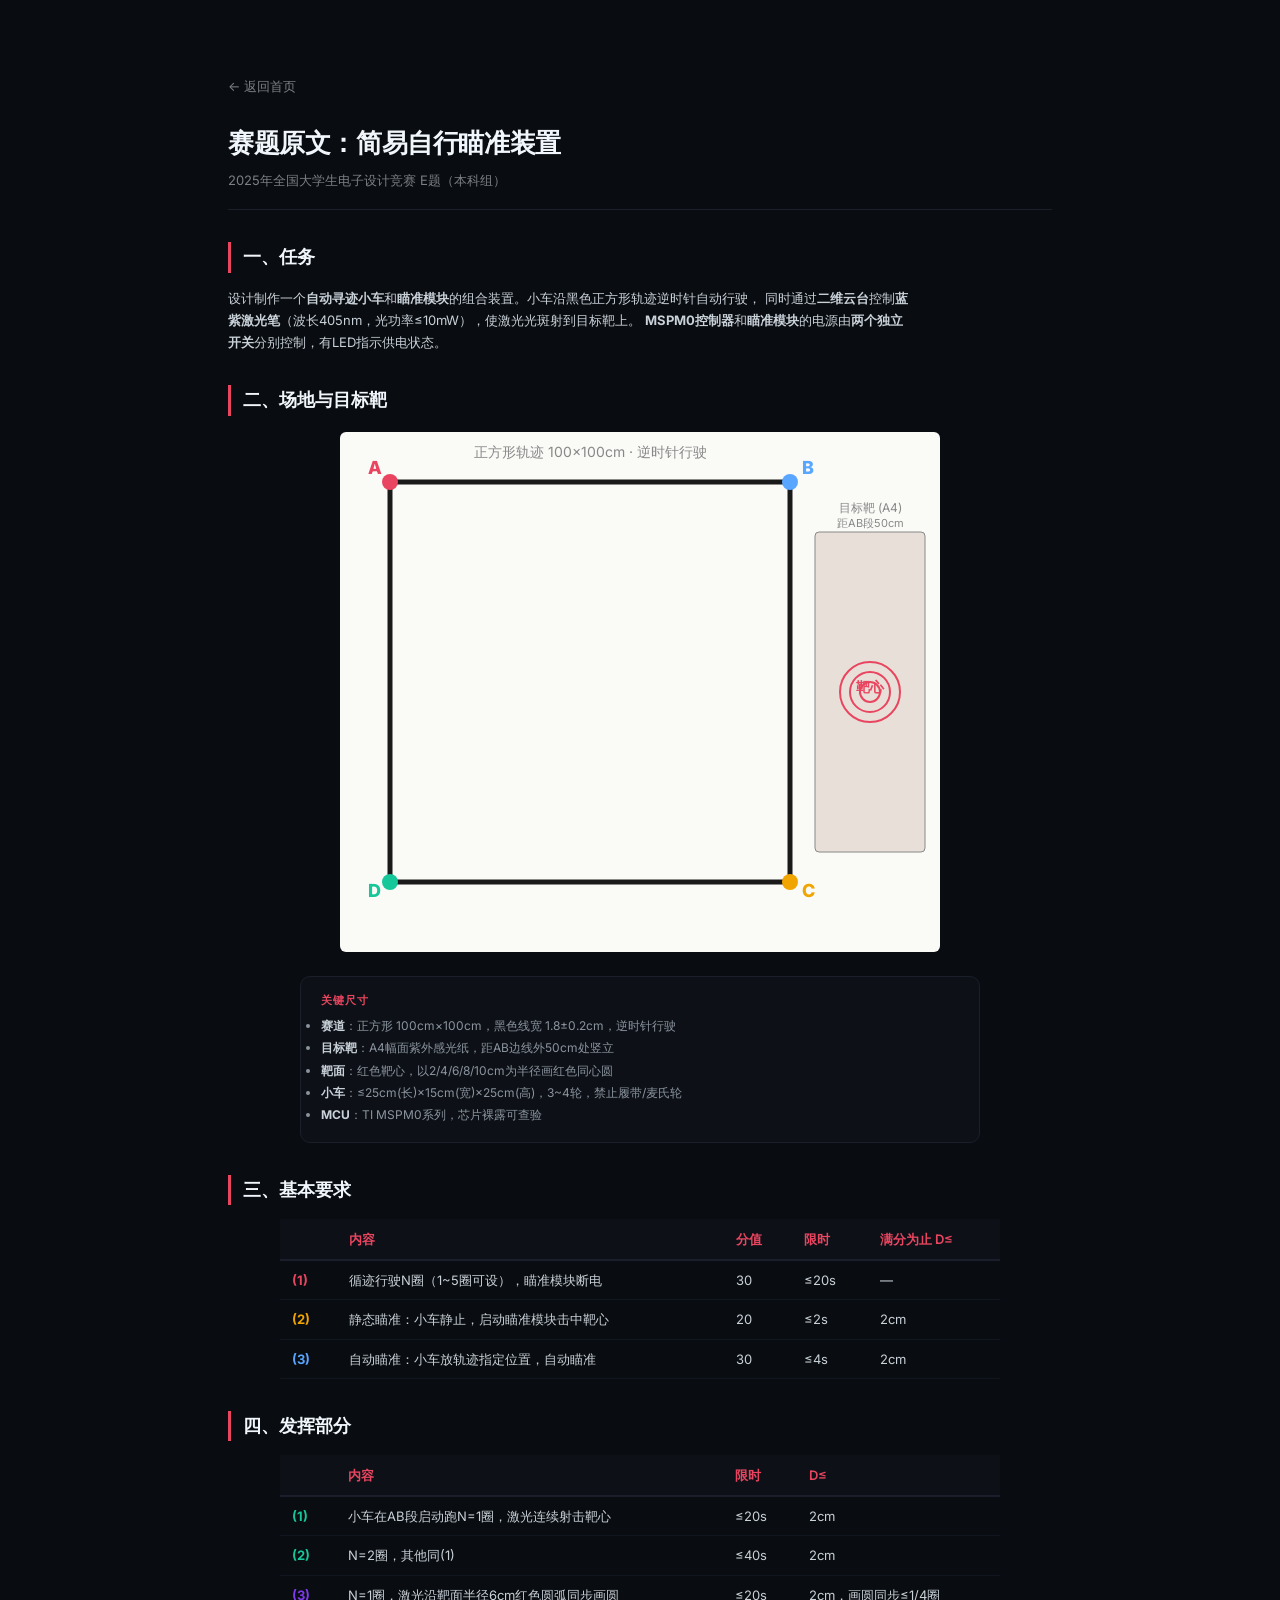
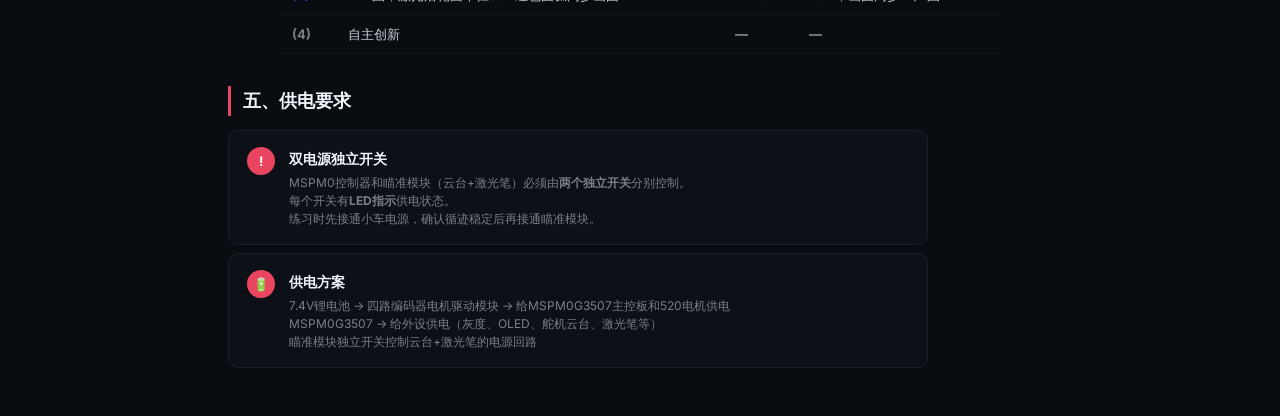
<file: track.html>
<!DOCTYPE html>
<html lang="zh-CN">
<head>
<meta charset="UTF-8"><meta name="viewport" content="width=device-width, initial-scale=1.0">
<title>赛题原文 · 25年E题</title><link rel="stylesheet" href="style.css">
</head>
<body>
<div class="container">
<a class="back" href="index.html">&larr; 返回首页</a>
<div class="page-head">
  <h1>赛题原文：简易自行瞄准装置</h1>
  <div class="sub">2025年全国大学生电子设计竞赛 E题（本科组）</div>
</div>

<div class="sec-title">一、任务</div>
<p style="max-width:680px;font-size:13px;color:#c9d1d9;line-height:1.7;">
设计制作一个<b>自动寻迹小车</b>和<b>瞄准模块</b>的组合装置。小车沿黑色正方形轨迹逆时针自动行驶，
同时通过<b>二维云台</b>控制<b>蓝紫激光笔</b>（波长405nm，光功率≤10mW），使激光光斑射到目标靶上。
<b>MSPM0控制器</b>和<b>瞄准模块</b>的电源由<b>两个独立开关</b>分别控制，有LED指示供电状态。
</p>

<div class="sec-title">二、场地与目标靶</div>

<div style="text-align:center;margin:16px 0;">
<svg viewBox="0 0 600 520" width="100%" style="max-width:600px;" xmlns="http://www.w3.org/2000/svg">
  <!-- 场地底色 -->
  <rect width="600" height="520" fill="#fafaf7" rx="6"/>
  <!-- 正方形 100×100cm -->
  <rect x="50" y="50" width="400" height="400" fill="none" stroke="#1a1a1a" stroke-width="5"/>
  <!-- 顶点 -->
  <circle cx="50" cy="50" r="8" fill="#e94560"/><text x="28" y="42" fill="#e94560" font-size="18" font-weight="800">A</text>
  <circle cx="450" cy="50" r="8" fill="#58a6ff"/><text x="462" y="42" fill="#58a6ff" font-size="18" font-weight="800">B</text>
  <circle cx="450" cy="450" r="8" fill="#f0a500"/><text x="462" y="465" fill="#f0a500" font-size="18" font-weight="800">C</text>
  <circle cx="50" cy="450" r="8" fill="#16c79a"/><text x="28" y="465" fill="#16c79a" font-size="18" font-weight="800">D</text>
  <!-- 行驶方向 -->
  <text x="250" y="25" fill="#888" font-size="14" text-anchor="middle">正方形轨迹 100×100cm · 逆时针行驶</text>
  <!-- 靶 -->
  <rect x="475" y="100" width="110" height="320" fill="#e8e0d8" stroke="#888" stroke-width="1" rx="4"/>
  <circle cx="530" cy="260" r="30" fill="none" stroke="#e94560" stroke-width="2"/>
  <circle cx="530" cy="260" r="20" fill="none" stroke="#e94560" stroke-width="2"/>
  <circle cx="530" cy="260" r="10" fill="none" stroke="#e94560" stroke-width="2"/>
  <text x="530" y="260" fill="#e94560" font-size="14" font-weight="700" text-anchor="middle">靶心</text>
  <text x="530" y="80" fill="#888" font-size="12" text-anchor="middle">目标靶 (A4)</text>
  <text x="530" y="95" fill="#888" font-size="11" text-anchor="middle">距AB段50cm</text>
</svg>
</div>

<div class="call">
  <div class="cttl">关键尺寸</div>
  <ul>
    <li><b>赛道</b>：正方形 100cm×100cm，黑色线宽 1.8±0.2cm，逆时针行驶</li>
    <li><b>目标靶</b>：A4幅面紫外感光纸，距AB边线外50cm处竖立</li>
    <li><b>靶面</b>：红色靶心，以2/4/6/8/10cm为半径画红色同心圆</li>
    <li><b>小车</b>：≤25cm(长)×15cm(宽)×25cm(高)，3~4轮，禁止履带/麦氏轮</li>
    <li><b>MCU</b>：TI MSPM0系列，芯片裸露可查验</li>
  </ul>
</div>

<div class="sec-title">三、基本要求</div>
<table class="tbl">
<tr><th></th><th>内容</th><th>分值</th><th>限时</th><th>满分为止 D≤</th></tr>
<tr><td style="color:#e94560;font-weight:700;">(1)</td><td>循迹行驶N圈（1~5圈可设），瞄准模块断电</td><td>30</td><td>≤20s</td><td>&mdash;</td></tr>
<tr><td style="color:#f0a500;font-weight:700;">(2)</td><td>静态瞄准：小车静止，启动瞄准模块击中靶心</td><td>20</td><td>≤2s</td><td>2cm</td></tr>
<tr><td style="color:#58a6ff;font-weight:700;">(3)</td><td>自动瞄准：小车放轨迹指定位置，自动瞄准</td><td>30</td><td>≤4s</td><td>2cm</td></tr>
</table>

<div class="sec-title">四、发挥部分</div>
<table class="tbl">
<tr><th></th><th>内容</th><th>限时</th><th>D≤</th></tr>
<tr><td style="color:#16c79a;font-weight:700;">(1)</td><td>小车在AB段启动跑N=1圈，激光连续射击靶心</td><td>≤20s</td><td>2cm</td></tr>
<tr><td style="color:#16c79a;font-weight:700;">(2)</td><td>N=2圈，其他同(1)</td><td>≤40s</td><td>2cm</td></tr>
<tr><td style="color:#7c3aed;font-weight:700;">(3)</td><td>N=1圈，激光沿靶面半径6cm红色圆弧同步画圆</td><td>≤20s</td><td>2cm，画圆同步≤1/4圈</td></tr>
<tr><td style="color:#7c7f85;font-weight:700;">(4)</td><td>自主创新</td><td>&mdash;</td><td>&mdash;</td></tr>
</table>

<div class="sec-title">五、供电要求</div>
<div class="tstep">
  <div class="tsn">!</div>
  <div class="tsb">
    <div class="tst">双电源独立开关</div>
    <div class="tsd">
      MSPM0控制器和瞄准模块（云台+激光笔）必须由<b>两个独立开关</b>分别控制。<br>
      每个开关有<b>LED指示</b>供电状态。<br>
      练习时先接通小车电源，确认循迹稳定后再接通瞄准模块。
    </div>
  </div>
</div>
<div class="tstep">
  <div class="tsn">🔋</div>
  <div class="tsb">
    <div class="tst">供电方案</div>
    <div class="tsd">
      7.4V锂电池 → 四路编码器电机驱动模块 → 给MSPM0G3507主控板和520电机供电<br>
      MSPM0G3507 → 给外设供电（灰度、OLED、舵机云台、激光笔等）<br>
      瞄准模块独立开关控制云台+激光笔的电源回路
    </div>
  </div>
</div>

</div></body></html>
</file>
<file: style.css>
@import url('https://fonts.googleapis.com/css2?family=Inter:wght@400;500;600;700;800&display=swap');
*{margin:0;padding:0;box-sizing:border-box}
html{scroll-behavior:smooth}
body{
  background:#090c10;color:#c9d1d9;
  font-family:'Inter','Segoe UI','Microsoft YaHei','PingFang SC',sans-serif;
  line-height:1.7;-webkit-font-smoothing:antialiased;
}

.topbar{
  position:fixed;top:0;left:0;right:0;z-index:100;
  background:rgba(9,12,16,.92);backdrop-filter:blur(12px);
  border-bottom:1px solid #1a1f2b;padding:0 28px;
  display:flex;align-items:center;justify-content:space-between;height:52px;
}
.topbar .logo{font-size:14px;font-weight:700;color:#f0f6fc;letter-spacing:-0.3px}
.topbar .logo span{color:#e94560}
.topbar a{color:#8b949e;text-decoration:none;font-size:12px;margin-left:18px;transition:color .15s}
.topbar a:hover{color:#f0f6fc}

.container{max-width:880px;margin:0 auto;padding:72px 28px 40px}
.back{display:inline-block;color:#7c7f85;text-decoration:none;font-size:13px;margin-bottom:24px;transition:color .15s}
.back:hover{color:#e94560}

.page-head{border-bottom:1px solid #1a1f2b;padding-bottom:18px;margin-bottom:28px}
.page-head h1{font-size:26px;font-weight:800;color:#f0f6fc;letter-spacing:-0.4px}
.page-head .sub{font-size:13px;color:#7c7f85;margin-top:4px}

.hero{text-align:center;padding:40px 0 20px}
.hero h1{font-size:38px;font-weight:800;color:#f0f6fc;letter-spacing:-0.8px}
.hero h1 span{color:#e94560}
.hero .lead{font-size:15px;color:#7c7f85;margin-top:8px;line-height:1.6}
.hero .badges{margin-top:16px;display:flex;gap:8px;justify-content:center;flex-wrap:wrap}
.badge{display:inline-block;padding:4px 12px;border-radius:20px;font-size:11px;font-weight:600;letter-spacing:.5px}
.badge-red{background:#e9456022;color:#e94560;border:1px solid #e9456033}
.badge-purple{background:#7c3aed22;color:#a78bfa;border:1px solid #7c3aed33}
.badge-green{background:#16c79a22;color:#16c79a;border:1px solid #16c79a33}
.badge-blue{background:#388bfd22;color:#58a6ff;border:1px solid #388bfd33}

.steps{display:flex;flex-direction:column;gap:28px;margin-top:20px}
.step-group h2{font-size:17px;font-weight:700;color:#f0f6fc;margin-bottom:14px;display:flex;align-items:center;gap:8px}
.step-group h2 .icon{width:28px;height:28px;border-radius:8px;display:inline-flex;align-items:center;justify-content:center;font-size:14px}
.icon-red{background:#e94560;color:#fff}.icon-purple{background:#7c3aed;color:#fff}
.icon-green{background:#16c79a;color:#090c10}.icon-amber{background:#f0a500;color:#090c10}
.icon-blue{background:#388bfd;color:#fff}

.cards{display:grid;grid-template-columns:repeat(auto-fill,minmax(240px,1fr));gap:12px}
.card{
  display:block;text-decoration:none;
  background:#0d1117;border:1px solid #1a1f2b;border-radius:12px;
  padding:20px 22px;transition:all .2s;overflow:hidden;
}
.card:hover{background:#121820;border-color:#30363d;transform:translateY(-2px);box-shadow:0 8px 30px rgba(0,0,0,.4)}
.card .num{font-size:10px;font-weight:700;color:#e94560;text-transform:uppercase;letter-spacing:1.5px;margin-bottom:6px}
.card .title{font-size:16px;font-weight:700;color:#f0f6fc;margin-bottom:4px}
.card .desc{font-size:12px;color:#7c7f85;line-height:1.5}
.card .tag-row{display:flex;gap:6px;margin-top:10px;flex-wrap:wrap}
.card .mini-tag{font-size:10px;padding:2px 8px;border-radius:10px;background:#1a1f2b;color:#8b949e;font-weight:500}

.sec-title{font-size:18px;font-weight:700;color:#f0f6fc;margin:32px 0 14px;padding-left:12px;border-left:3px solid #e94560}
.sec-sub{font-size:13px;color:#7c7f85;margin-bottom:18px}

.tbl{width:100%;max-width:720px;margin:0 auto;border-collapse:collapse;font-size:13px}
.tbl th{background:#0d1117;color:#e94560;font-weight:600;padding:9px 12px;text-align:left;border-bottom:2px solid #1a1f2b}
.tbl td{padding:8px 12px;border-bottom:1px solid #101620}
.tbl tr:hover td{background:#0d1117}
.tbl .cat{color:#f0a500;font-weight:600;padding-top:10px;font-size:11px}

.tstep{display:flex;gap:14px;align-items:flex-start;background:#0d1117;border:1px solid #1a1f2b;border-radius:10px;padding:16px 18px;margin:8px 0;max-width:700px}
.tstep .tsn{background:#e94560;color:#fff;border-radius:50%;width:28px;height:28px;display:flex;align-items:center;justify-content:center;font-size:13px;font-weight:700;flex-shrink:0}
.tstep .tsb{flex:1}
.tstep .tst{font-weight:700;color:#f0f6fc;font-size:14px}
.tstep .tsd{font-size:12px;color:#7c7f85;margin-top:3px;line-height:1.5}
.tstep .tsc{font-family:monospace;font-size:11px;color:#58a6ff;margin-top:4px}

.call{background:#0d1117;border:1px solid #1a1f2b;border-radius:10px;padding:14px 20px;max-width:680px;margin:12px auto 0}
.call .cttl{color:#e94560;font-weight:700;font-size:11px;text-transform:uppercase;letter-spacing:1px;margin-bottom:6px}
.call li{font-size:12px;color:#8b949e;margin:2px 0}
.call li b{color:#c9d1d9}

.code{background:#0d1117;border:1px solid #1a1f2b;border-radius:10px;padding:16px 20px;margin:10px 0;font-family:'Cascadia Code','Consolas',monospace;font-size:12.5px;line-height:1.7;overflow-x:auto;white-space:pre;color:#c9d1d9;max-width:720px}
.code .kw{color:#ff7b72}.code .ty{color:#ffa657}.code .fn{color:#d2a8ff}.code .cm{color:#484f58}.code .str{color:#a5d6ff}.code .num{color:#79c0ff}

.chk{margin:6px 0}
.chk .item{display:flex;gap:10px;align-items:flex-start;background:#0d1117;border:1px solid #1a1f2b;border-radius:8px;padding:12px 16px;margin:6px 0}
.chk .box{width:18px;height:18px;border:2px solid #30363d;border-radius:4px;flex-shrink:0}
.chk .txt{font-size:13px;color:#c9d1d9;font-weight:600}
.chk .det{font-size:11px;color:#7c7f85;margin-top:2px;line-height:1.5}

.blk-row{display:flex;gap:12px;justify-content:center;flex-wrap:wrap;margin:8px 0}
.blk{background:#0d1117;border-radius:10px;padding:14px 18px;text-align:center;min-width:120px;border:1.5px solid #1a1f2b}
.blk .nm{font-size:14px;font-weight:600;color:#f0f6fc}
.blk .dt{font-size:11px;color:#7c7f85;margin-top:2px}
.blk-s{border-color:#16c79a44}.blk-m{border-color:#e9456044}.blk-a{border-color:#f0a50044}
.blk-arr{text-align:center;color:#30363d;font-size:14px;padding:3px 0}

footer{text-align:center;padding:32px 20px;color:#484f58;font-size:11px;border-top:1px solid #101620;margin-top:40px}
</file>
